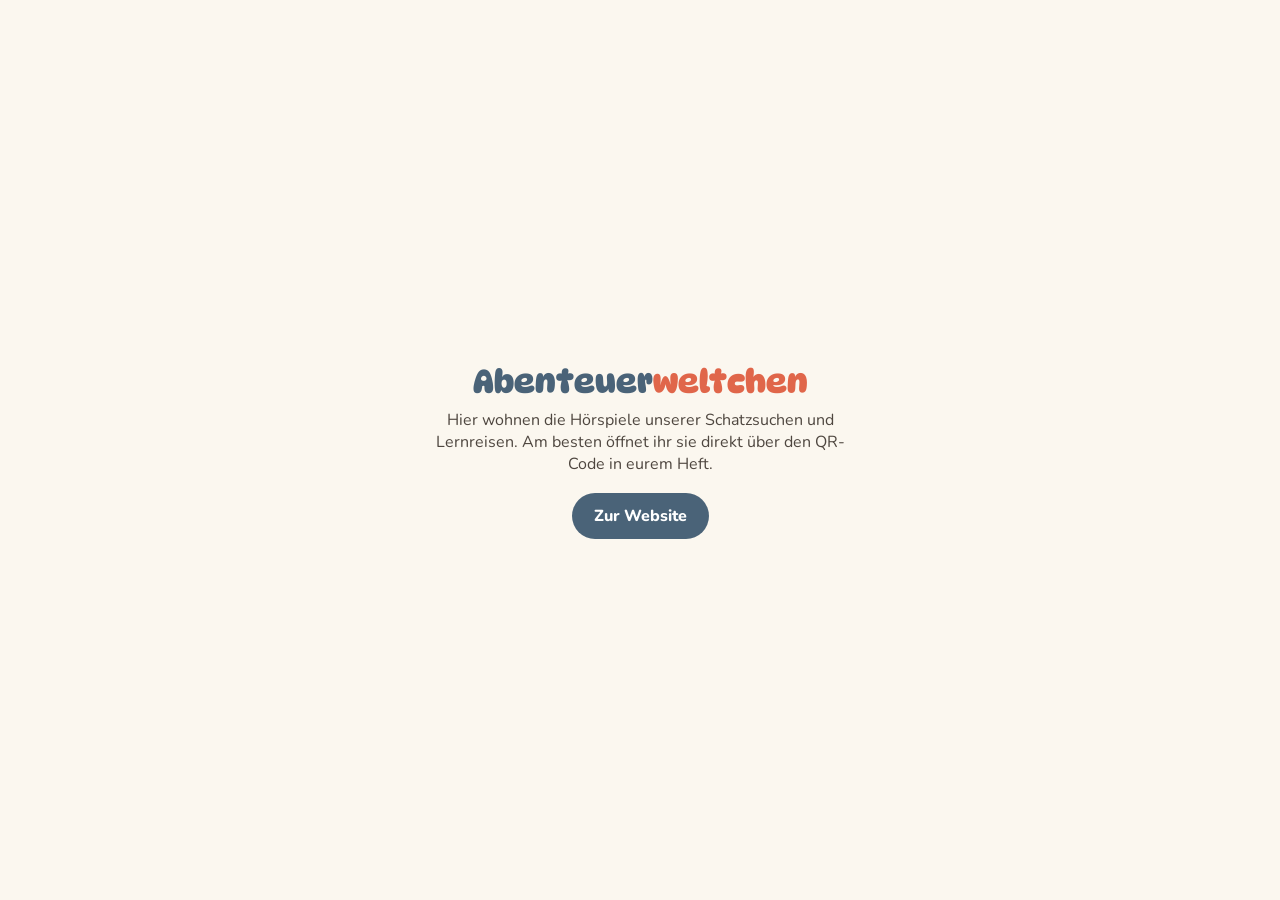
<file: index.html>
<!doctype html>
<html lang="de"><head><meta charset="utf-8"><meta name="viewport" content="width=device-width,initial-scale=1">
<meta name="robots" content="noindex"><title>Abenteuerweltchen – Hörspiele</title>
<link rel="stylesheet" href="https://fonts.googleapis.com/css2?family=DynaPuff:wght@600&family=Nunito:wght@700;800&display=swap">
<style>body{margin:0;font-family:Nunito,system-ui,sans-serif;background:#fbf7ef;color:#4e463f;display:grid;place-items:center;min-height:100vh;padding:24px;box-sizing:border-box;text-align:center}
h1{font-family:DynaPuff,system-ui;color:#4a6378;margin:0 0 8px}h1 span{color:#e0664a}p{max-width:420px;margin:0 auto 18px}
a.btn{display:inline-block;background:#4a6378;color:#fff;text-decoration:none;font-weight:800;padding:12px 22px;border-radius:999px}</style></head>
<body><main><h1>Abenteuer<span>weltchen</span></h1>
<p>Hier wohnen die Hörspiele unserer Schatzsuchen und Lernreisen. Am besten öffnet ihr sie direkt über den QR-Code in eurem Heft.</p>
<a class="btn" href="https://abenteuerweltchen.de">Zur Website</a></main></body></html>
</file>
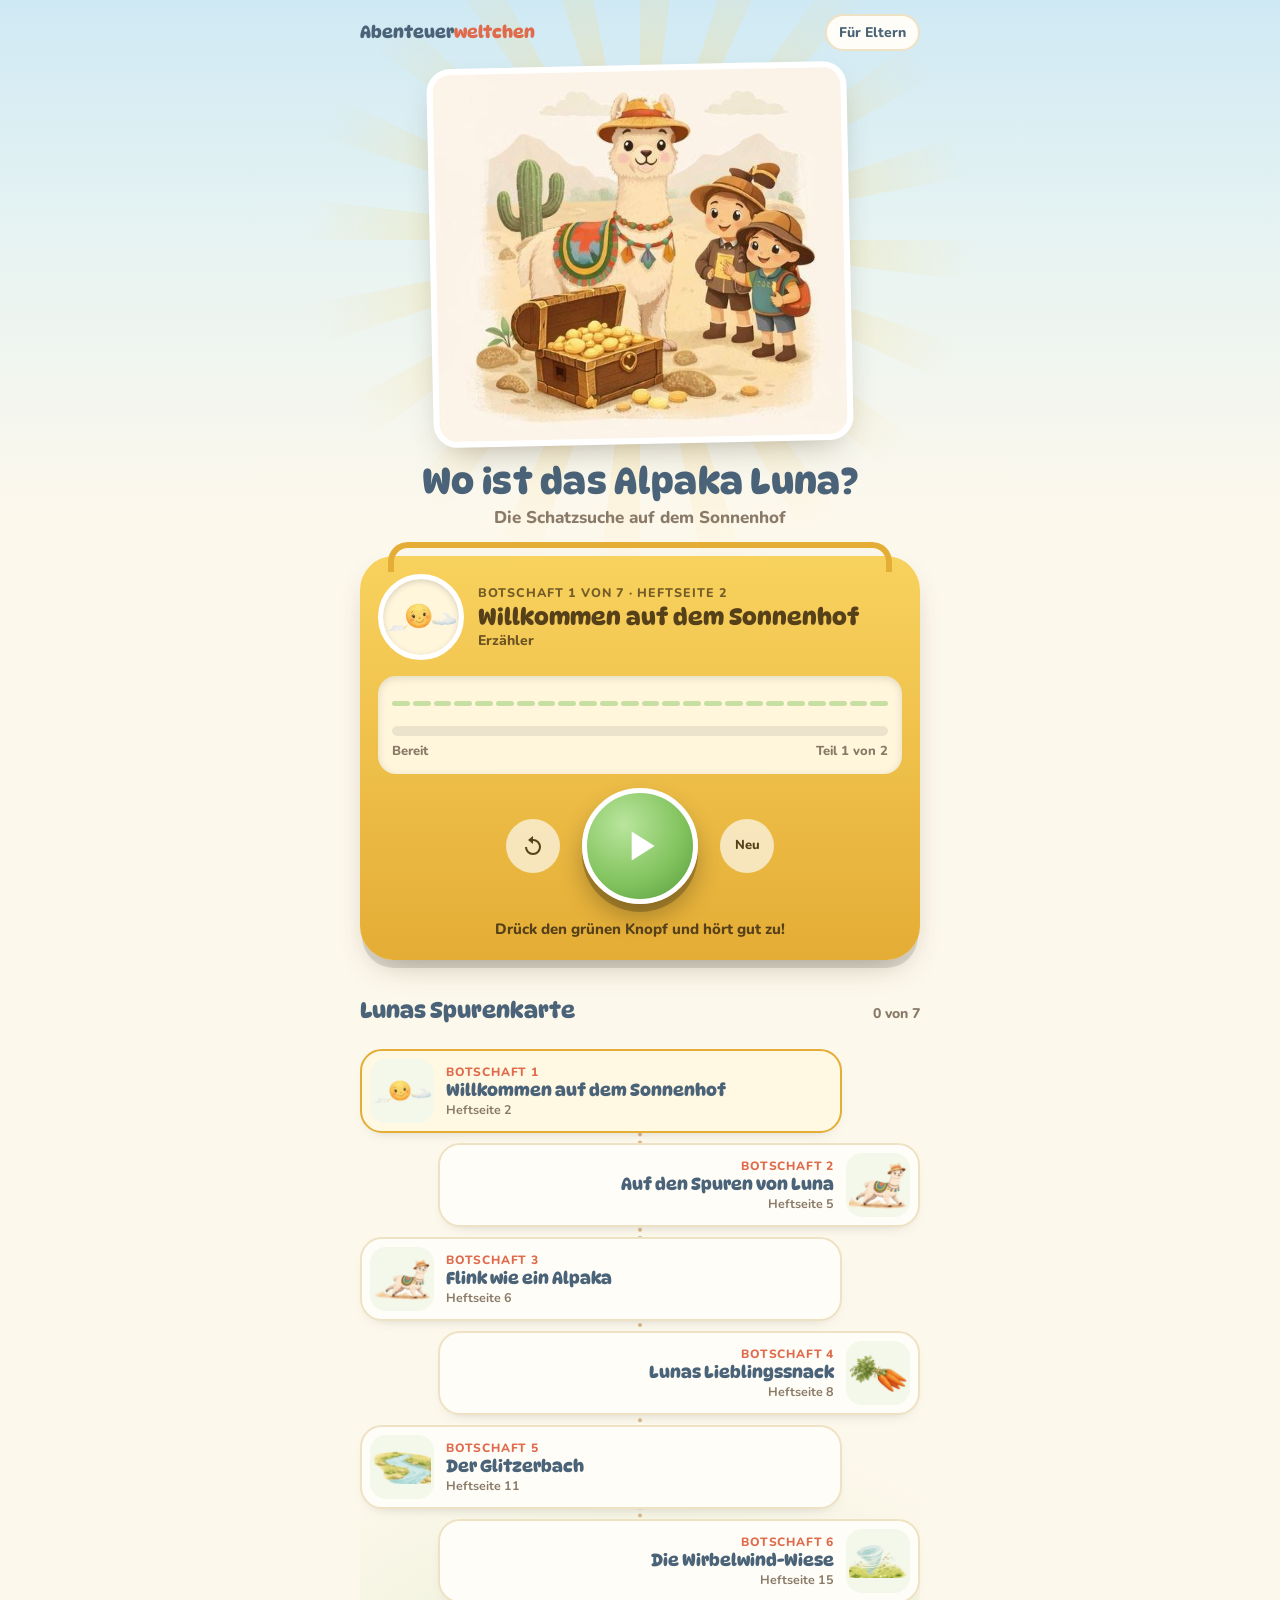
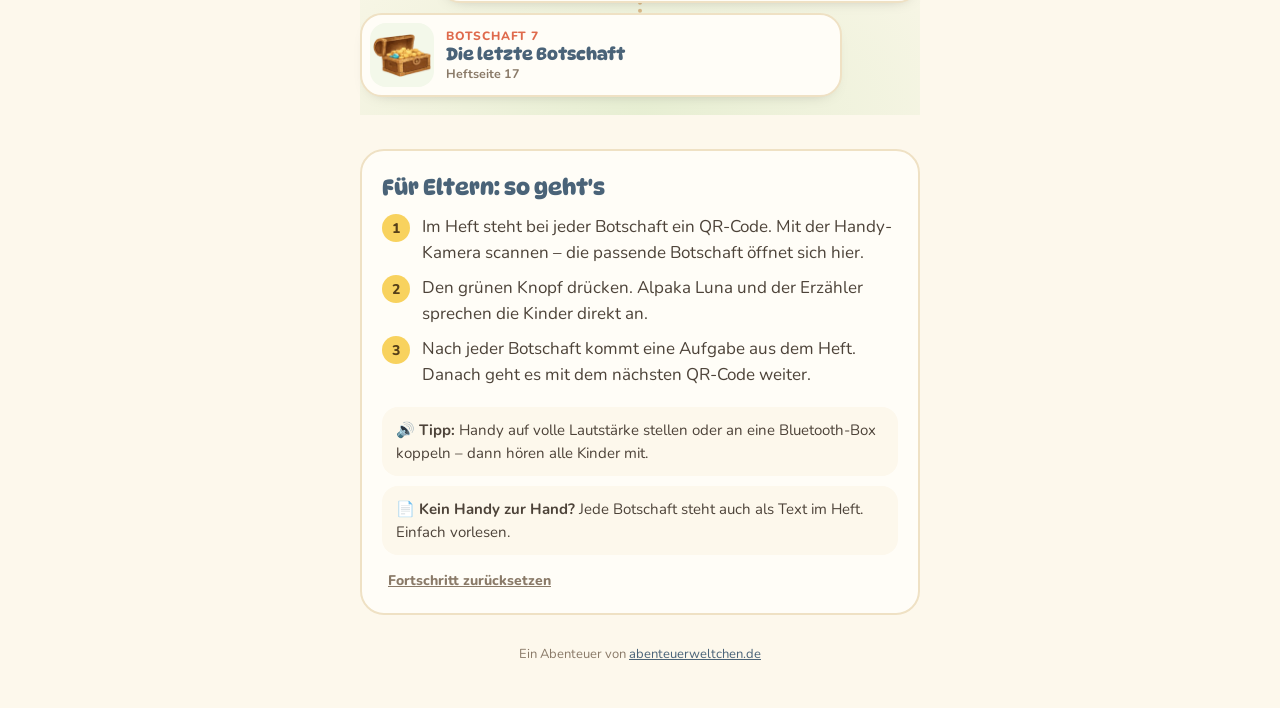
<file: alpaka/index.html>
<!doctype html>
<html lang="de">
<head>
<meta charset="utf-8">
<meta name="viewport" content="width=device-width, initial-scale=1, viewport-fit=cover">
<meta name="robots" content="noindex">
<meta name="theme-color" content="#f6c94f">
<title>Wo ist das Alpaka Luna? – Hörspiel</title>
<link rel="preconnect" href="https://fonts.googleapis.com">
<link rel="preconnect" href="https://fonts.gstatic.com" crossorigin>
<link rel="stylesheet" href="https://fonts.googleapis.com/css2?family=DynaPuff:wght@500;600&family=Nunito:wght@600;700;800&display=swap">
<link rel="icon" href="img/radio.png">
<link rel="stylesheet" href="../shared/schatz.css?v=202611102315">
<link rel="stylesheet" href="theme.css?v=202611102315">
</head>
<body>
<div class="deko" aria-hidden="true"></div>
<div class="wrap">
  <header class="top">
    <a class="brand" href="https://abenteuerweltchen.de" target="_blank" rel="noopener">Abenteuer<span>weltchen</span></a>
    <a class="elternlink" href="#eltern">Für Eltern</a>
  </header>

  <section class="hero">
    <div class="cover"><img src="img/cover.jpg" alt="Alpaka Luna mit zwei Kindern und einer Schatztruhe"></div>
    <h1>Wo ist das Alpaka Luna?</h1>
    <p class="sub">Die Schatzsuche auf dem Sonnenhof</p>
    <div class="forchip">🎧 Das Hörspiel für <span data-name></span></div>
  </section>

  <section id="box" aria-label="Botschaften-Box">
    <div class="btop">
      <div class="window"><img id="spImg" src="img/radio.png" alt=""></div>
      <div class="bmeta">
        <div class="kicker" id="kicker">Botschaft 1</div>
        <h2 id="title">…</h2>
        <div class="who" id="who"></div>
      </div>
    </div>
    <div class="screen">
      <div class="wave" id="wave" aria-hidden="true"></div>
      <div class="bar" id="bar"><div id="prog"></div></div>
      <div class="status"><span id="state">Bereit</span><span id="time"></span></div>
    </div>
    <div class="controls">
      <button class="small" id="back" aria-label="10 Sekunden zurück"><svg viewBox="0 0 24 24"><path d="M12 5V2L7 6l5 4V7a6 6 0 1 1-6 6H4a8 8 0 1 0 8-8z"/></svg></button>
      <button class="big" id="play" aria-label="Abspielen"><svg viewBox="0 0 24 24" id="playIco"><path d="M8 5v14l11-7z"/></svg></button>
      <button class="small" id="again" aria-label="Botschaft von vorne">Neu</button>
    </div>
    <p class="hint" id="hint">Drück den grünen Knopf und hört gut zu!</p>
    <div class="task" id="task" hidden>
      <b>Jetzt seid ihr dran!</b>
      <p id="taskText"></p>
    </div>
    <button class="next" id="next" hidden>Weiter →</button>
  </section>

  <h3 class="sec">Lunas Spurenkarte <small id="count"></small></h3>
  <div id="map"></div>

  <section class="panel" id="eltern">
    <h2>Für Eltern: so geht's</h2>
    <ol class="steps">
      <li>Im Heft steht bei jeder Botschaft ein QR-Code. Mit der Handy-Kamera scannen – die passende Botschaft öffnet sich hier.</li>
      <li>Den grünen Knopf drücken. Alpaka Luna und der Erzähler sprechen die Kinder direkt an<span class="nameonly"> – und <span data-name></span> sogar mit Namen</span>.</li>
      <li>Nach jeder Botschaft kommt eine Aufgabe aus dem Heft. Danach geht es mit dem nächsten QR-Code weiter.</li>
    </ol>
    <div class="tip">🔊 <b>Tipp:</b> Handy auf volle Lautstärke stellen oder an eine Bluetooth-Box koppeln – dann hören alle Kinder mit.</div>
    <div class="tip">📄 <b>Kein Handy zur Hand?</b> Jede Botschaft steht auch als Text im Heft. Einfach vorlesen.</div>
    <button class="reset" id="reset">Fortschritt zurücksetzen</button>
  </section>

  <footer>Ein Abenteuer von <a href="https://abenteuerweltchen.de" target="_blank" rel="noopener">abenteuerweltchen.de</a></footer>
</div>
<audio id="au" preload="auto" playsinline></audio>
<script src="config.js?v=202611102315"></script>
<script src="../shared/schatz.js?v=202611102315"></script>
</body>
</html>
</file>
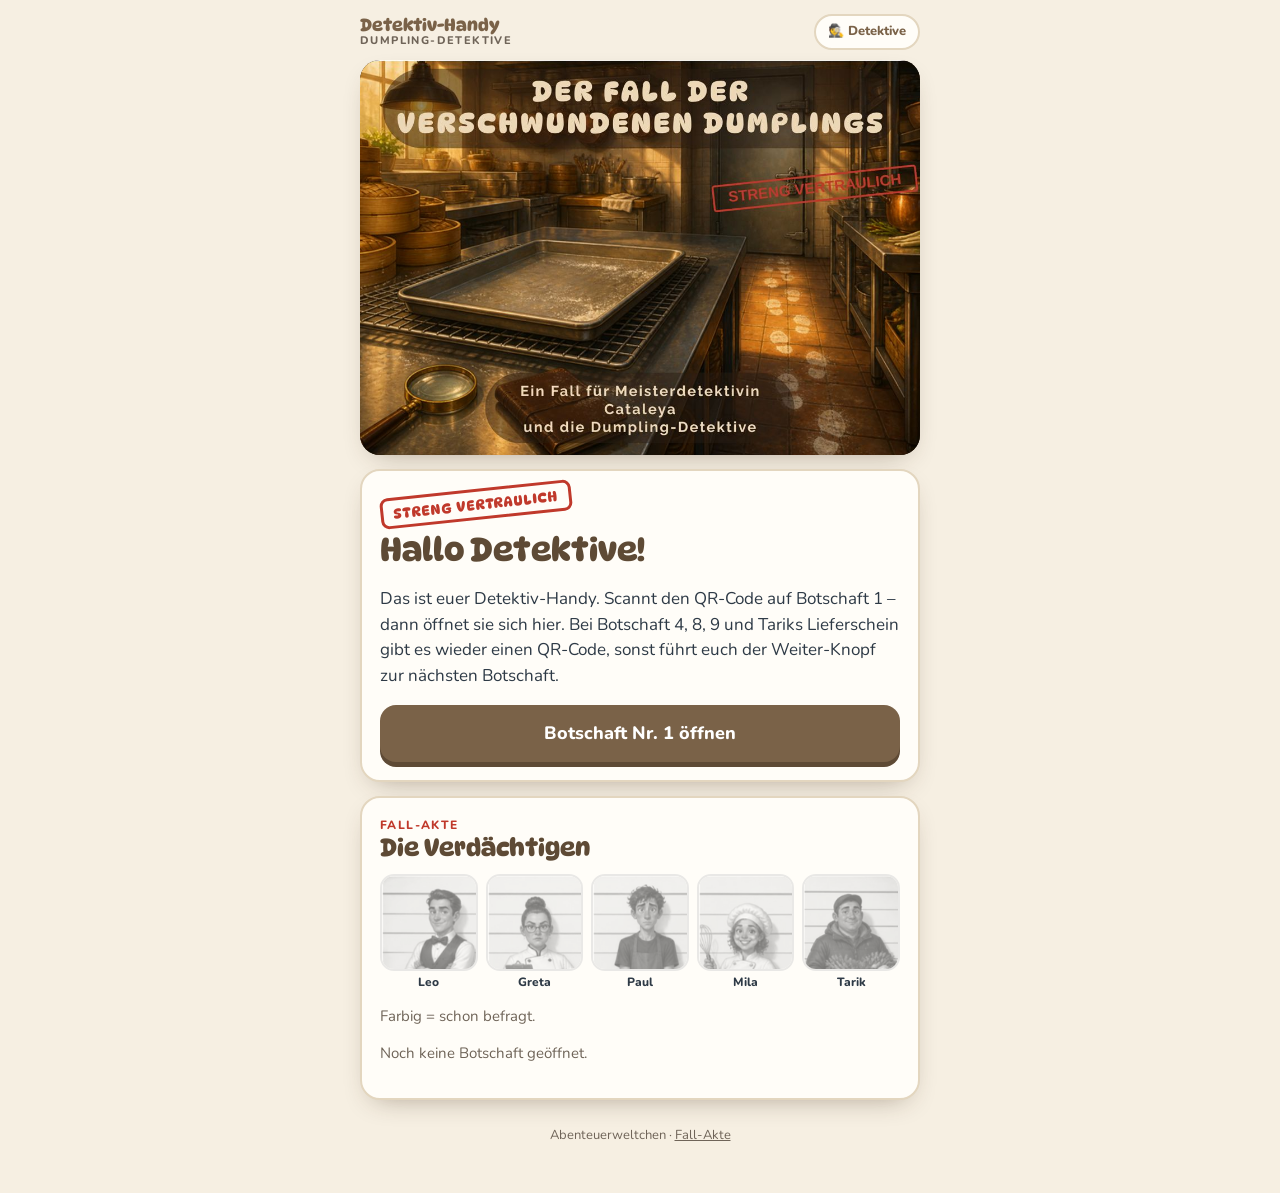
<file: dumpling/index.html>
<!doctype html>
<html lang="de">
<head>
<meta charset="utf-8">
<meta name="viewport" content="width=device-width, initial-scale=1, viewport-fit=cover">
<meta name="robots" content="noindex">
<meta name="theme-color" content="#7a6248">
<title>Detektiv-Handy – Der Fall der verschwundenen Dumplings</title>
<link rel="preconnect" href="https://fonts.googleapis.com">
<link rel="preconnect" href="https://fonts.gstatic.com" crossorigin>
<link rel="stylesheet" href="https://fonts.googleapis.com/css2?family=DynaPuff:wght@500;600&family=Nunito:wght@500;700;800&display=swap">
<link rel="icon" href="img/wong.jpg">
<style>
:root{
  --bg:#f6efe2; --paper:#fffdf8; --line:#e3d6bf; --brown:#7a6248; --brown2:#5e4a35; --text:#2e3a46; --muted:#6f6458;
  --red:#c0392b; --ok:#3e8e5e; --ice:#dcecf3; --ice2:#9cc3d5; --gold:#e2b162;
  --r:20px; --shadow:0 10px 28px -14px rgba(60,40,20,.45);
  --display:"DynaPuff",system-ui,sans-serif; --body:"Nunito",system-ui,sans-serif;
}
*{box-sizing:border-box}
html,body{margin:0}
body{background:var(--bg);color:var(--text);font-family:var(--body);font-size:17px;line-height:1.5;
  padding:0 max(16px,env(safe-area-inset-right)) 48px max(16px,env(safe-area-inset-left));-webkit-tap-highlight-color:transparent}
button,input{font:inherit;color:inherit}
button{border:0;background:none;cursor:pointer}
img{display:block;max-width:100%}
.wrap{max-width:560px;margin:0 auto}
header.top{display:flex;align-items:center;justify-content:space-between;padding:14px 0 10px;gap:10px}
.brand{font-family:var(--display);font-weight:600;color:var(--brown);font-size:17px;text-decoration:none;line-height:1.1}
.brand small{display:block;font-family:var(--body);font-weight:800;font-size:11px;letter-spacing:1.4px;text-transform:uppercase;color:var(--muted)}
.chip{background:var(--paper);border:2px solid var(--line);border-radius:999px;padding:6px 12px;font-weight:800;font-size:13px;color:var(--brown)}
.card{background:var(--paper);border:2px solid var(--line);border-radius:var(--r);box-shadow:var(--shadow);padding:18px;margin-top:14px;position:relative}
.kicker{font-weight:800;font-size:12px;letter-spacing:1.4px;text-transform:uppercase;color:var(--red)}
h1,h2,h3{font-family:var(--display);font-weight:600;color:var(--brown2);line-height:1.15;margin:0}
h1{font-size:clamp(24px,7vw,32px)} h2{font-size:24px} h3{font-size:19px}
.hero{border-radius:var(--r);overflow:hidden;box-shadow:var(--shadow);aspect-ratio:1123/794;position:relative;background:#2b1d12}
.hero img{width:100%;height:100%;object-fit:cover}
.stamp{display:inline-block;border:3px solid var(--red);color:var(--red);font-family:var(--display);font-weight:600;
  padding:2px 10px;border-radius:8px;transform:rotate(-6deg);font-size:14px;letter-spacing:1px;text-transform:uppercase}
.btn{display:flex;align-items:center;justify-content:center;gap:8px;width:100%;margin-top:14px;padding:15px 18px;border-radius:16px;
  background:var(--brown);color:#fff;font-weight:800;font-size:18px;box-shadow:0 5px 0 var(--brown2);transition:transform .08s}
.btn:active{transform:translateY(4px);box-shadow:0 1px 0 var(--brown2)}
.btn.red{background:var(--red);box-shadow:0 5px 0 #8e2a1f}
.endnext{display:none}.endnext.show{display:block;animation:pop .35s ease}
@keyframes pop{from{opacity:0;transform:translateY(8px)}to{opacity:1;transform:none}}
#nextAlways{margin:4px 0 18px}
.btn.ghost{background:transparent;color:var(--brown);border:2px solid var(--brown);box-shadow:none}
.muted{color:var(--muted);font-size:15px}
/* Player */
.player{display:flex;align-items:center;gap:14px;margin-top:14px;background:#efe4d0;border-radius:18px;padding:12px}
.avatar{width:64px;height:64px;border-radius:50%;object-fit:cover;object-position:50% 15%;border:3px solid var(--paper);box-shadow:0 2px 8px rgba(0,0,0,.15);flex:none}
.play{width:60px;height:60px;border-radius:50%;background:var(--brown);display:grid;place-items:center;flex:none;box-shadow:0 4px 0 var(--brown2)}
.play svg{width:26px;height:26px;fill:#fff}
.play[disabled]{background:#bfb2a0;box-shadow:none;cursor:default}
.play.on{background:var(--red);box-shadow:0 4px 0 #8e2a1f}
.player{flex-wrap:wrap}
.pbar{flex-basis:100%;height:6px;border-radius:3px;background:#dccbb0;overflow:hidden}
.pbar i{display:block;height:100%;width:0;background:var(--brown);transition:width .25s linear}
.bubble.active{border-color:var(--brown);box-shadow:0 0 0 3px rgba(122,98,72,.18)}
.ptext{min-width:0;font-weight:700;font-size:15px;line-height:1.3}
.ptext b{display:block;font-family:var(--display);font-weight:600;font-size:17px;color:var(--brown2)}
/* Transcript */
.lines{margin-top:12px}
.line{display:flex;gap:10px;margin-top:12px;align-items:flex-start}
.line img{width:40px;height:40px;border-radius:50%;object-fit:cover;object-position:50% 15%;flex:none}
.bubble{background:#fff;border:2px solid var(--line);border-radius:4px 16px 16px 16px;padding:10px 12px;white-space:pre-line;min-width:0}
.bubble .who{display:block;font-weight:800;font-size:13px;color:var(--red);margin-bottom:2px}
details summary{cursor:pointer;font-weight:800;color:var(--brown);margin-top:12px;list-style:none}
details summary::before{content:"▸ ";} details[open] summary::before{content:"▾ ";}
/* Gate */
.gate input{width:100%;margin-top:10px;padding:14px;border-radius:14px;border:3px solid var(--line);background:#fff;
  font-family:var(--display);font-size:24px;letter-spacing:4px;text-align:center;text-transform:uppercase}
.gate input:focus{outline:none;border-color:var(--brown)}
.msg{margin-top:10px;font-weight:800;min-height:1.4em}
.msg.bad{color:var(--red)} .msg.good{color:var(--ok)}
.cups{display:grid;gap:10px;margin-top:12px}
.cup{display:flex;align-items:center;gap:12px}
.cup b{flex:none;width:46px;height:46px;border-radius:50% 50% 14px 14px;background:var(--ice);border:3px solid var(--ice2);display:grid;place-items:center;font-family:var(--display);font-size:20px;color:var(--brown2)}
.cup select{flex:1;padding:12px;border-radius:14px;border:3px solid var(--line);background:#fff;font:700 17px var(--body);color:var(--text)}
.cup select.bad{border-color:var(--red)} .cup select.ok{border-color:var(--ok)}
.slip{position:relative;margin-top:14px;padding:18px 18px 22px;background:#fff;border:2px dashed var(--brown);border-radius:12px;font-weight:700;overflow:hidden}
.slip h3{margin:0 0 8px;font-family:var(--display)} .slip ul{list-style:none;padding:0;margin:0} .slip li{margin:4px 0}
.slip .big{position:absolute;left:50%;top:55%;transform:translate(-50%,-50%) rotate(-12deg) scale(3);opacity:0;border:5px solid var(--red);color:var(--red);
  font-family:var(--display);font-size:34px;font-weight:700;padding:6px 16px;border-radius:10px;background:rgba(255,255,255,.85);letter-spacing:2px;transition:none}
.slip .big.hit{animation:stampin .45s cubic-bezier(.3,1.6,.5,1) forwards}
@keyframes stampin{to{opacity:1;transform:translate(-50%,-50%) rotate(-12deg) scale(1)}}
.slip.thud{animation:thud .25s .35s}
@keyframes thud{50%{transform:translateY(4px)}}
.shake{animation:shake .45s}
@keyframes shake{20%,60%{transform:translateX(-8px)}40%,80%{transform:translateX(8px)}}
/* Fall-Akte */
.grid{display:grid;grid-template-columns:repeat(5,1fr);gap:8px;margin-top:12px}
.suspect{text-align:center;font-size:12px;font-weight:800;line-height:1.2}
.suspect img{width:100%;aspect-ratio:1;border-radius:14px;object-fit:cover;object-position:50% 12%;filter:grayscale(1) opacity(.55);border:2px solid var(--line)}
.suspect.seen img{filter:none;border-color:var(--brown)}
.suspect span{display:block;margin-top:4px}
.list{margin-top:10px}
.item{display:flex;align-items:center;justify-content:space-between;gap:10px;padding:12px 14px;border-radius:14px;background:#fff;border:2px solid var(--line);margin-top:8px;font-weight:800;text-decoration:none;color:var(--text)}
.item.locked{opacity:.55}
.item .tag{font-size:12px;color:var(--muted);white-space:nowrap;flex-shrink:0;margin-left:8px}
/* Chat */
.phone{background:#e9dfcd;border-radius:26px;padding:12px;margin-top:14px;box-shadow:var(--shadow);border:2px solid var(--line)}
.chathead{display:flex;align-items:center;gap:10px;background:var(--brown);color:#fff;border-radius:18px;padding:8px 12px}
.chathead img{width:42px;height:42px;border-radius:50%;object-fit:cover;object-position:50% 15%;border:2px solid #fff}
.chathead b{font-family:var(--display);font-weight:600;display:block;line-height:1.1}
.chathead small{font-size:12px;opacity:.85}
.chat{min-height:260px;padding:12px 2px;display:flex;flex-direction:column;gap:8px}
.cm{max-width:84%;padding:9px 13px;border-radius:16px;white-space:pre-line;animation:pop .25s ease-out}
.cm.in{background:#fff;align-self:flex-start;border-bottom-left-radius:4px}
.cm.out{background:#cfe5d4;align-self:flex-end;border-bottom-right-radius:4px;font-weight:700}
@keyframes pop{from{transform:scale(.85);opacity:0}to{transform:none;opacity:1}}
.typing{display:inline-flex;gap:4px;padding:12px 14px}
.typing i{width:8px;height:8px;border-radius:50%;background:#a99a86;animation:dot 1s infinite}
.typing i:nth-child(2){animation-delay:.15s}.typing i:nth-child(3){animation-delay:.3s}
@keyframes dot{0%,60%,100%{transform:none;opacity:.5}30%{transform:translateY(-5px);opacity:1}}
.compose{display:flex;gap:8px}
.compose input{flex:1;min-width:0;padding:12px 14px;border-radius:999px;border:2px solid var(--line);background:#fff;font-size:17px}
.compose button{width:50px;height:50px;border-radius:50%;background:var(--brown);display:grid;place-items:center;flex:none}
.compose button svg{width:22px;height:22px;fill:#fff}
.compose input:disabled,.compose button:disabled{opacity:.5}
/* Door */
.doorbox{position:relative;margin:14px auto 0;width:min(100%,320px);aspect-ratio:3/4;perspective:900px}
.inside{position:absolute;inset:0;border-radius:18px;background:radial-gradient(circle at 50% 60%,#ffffff,var(--ice) 55%,var(--ice2));
  display:grid;place-items:center;text-align:center;overflow:hidden;border:4px solid var(--brown)}
.inside .basket{width:92%;margin:0 auto;line-height:0;filter:drop-shadow(0 6px 6px rgba(0,0,0,.2));opacity:0;transform:scale(.6);transition:all .6s .8s}
.inside .fog{position:absolute;inset:auto -20% -10% -20%;height:60%;background:radial-gradient(ellipse at center,rgba(255,255,255,.95),rgba(255,255,255,0) 70%);opacity:0;transition:opacity 1.2s .4s}
.door{position:absolute;inset:0;transform-origin:left center;transition:transform 1.4s cubic-bezier(.5,.05,.25,1);transform-style:preserve-3d}
.door svg{width:100%;height:100%;display:block}
.open .door{transform:rotateY(-105deg)}
.open .basket{opacity:1;transform:none}
.open .fog{opacity:1}
.wheels{display:flex;justify-content:center;gap:12px;margin-top:16px}
.wheel{display:flex;flex-direction:column;align-items:center;gap:6px}
.wheel button{width:62px;height:40px;border-radius:12px;background:#efe4d0;font-size:20px;font-weight:800;color:var(--brown)}
.wheel div{width:62px;height:72px;border-radius:14px;background:#fff;border:3px solid var(--brown);display:grid;place-items:center;
  font-family:var(--display);font-size:40px;color:var(--brown2)}
.confetti{position:fixed;inset:0;pointer-events:none;overflow:hidden;z-index:9}
.confetti i{position:absolute;top:-20px;width:10px;height:16px;border-radius:2px;animation:fall linear forwards}
@keyframes fall{to{transform:translateY(110vh) rotate(720deg)}}
.lock{font-size:46px;text-align:center;line-height:1}
footer{text-align:center;margin-top:26px;font-size:13px;color:var(--muted)}
footer a{color:var(--muted)}
.hide{display:none!important}
</style>
</head>
<body>
<div class="wrap">
  <header class="top">
    <a class="brand" href="#" id="homeLink">Detektiv-Handy<small>Dumpling-Detektive</small></a>
    <span class="chip" id="who">…</span>
  </header>
  <main id="app"></main>
  <footer>Abenteuerweltchen · <a href="#" id="homeLink2">Fall-Akte</a></footer>
</div>
<div class="confetti" id="confetti"></div>

<script>
/* ===== Einstellungen ===== */
const AUDIO = true;
const AUD_BASE = "audio/";
/* Audio-Dateien je Botschaft – Reihenfolge = Sprechblasen */
/* "n" = persönlicher Namensclip (audio/dumpling/p/<k>/nXX.mp3), sonst allgemeine Datei */
const PL = {1:["n","w01","w01b"],2:["n","w02"],3:["n","w03","leo03","w03b"],4:["n","w04","paul04"],5:["n","w05","greta05"],6:["n","w06","mila06"],
  7:["n","w07","tarik07"],8:["n","w08","w08b"],9:["n","w09","leo09","w09b"],10:["leo10","n","w10"],paul:["paul_aussage"],tarik:["tarik_ok"]};
/* Welche Sprechblase (Mitlesen) gehört zu welchem Clip */
const PL_LINE = {1:[0,0,0],2:[0,0],8:[0,0,0],3:[0,0,1,2],4:[0,0,1],5:[0,0,1],6:[0,0,1],7:[0,0,1],9:[0,0,1,2],10:[0,1,1]};
const PASS_PAUL = ["DUMPLING","DUMPLINGS"];
const DOOR_CODE = "736";
const LIEFERUNG = ["Tomate","Apfelsaft","Paprika","Karotte","Orangensaft","Birne","Gurke","Zitrone","Banane"];
const BECHER = {A:"Gurke", B:"Banane", C:"Apfelsaft", D:"Karotte"};

/* ===== Figuren ===== */
const P = {
  wong:{n:"Chefkoch Wong", img:"img/wong.jpg"},
  leo:{n:"Kellner Leo", img:"img/leo_k.jpg"},
  greta:{n:"Sous-Chefin Greta", img:"img/greta_k.jpg"},
  paul:{n:"Spüler Paul", img:"img/paul_k.jpg"},
  mila:{n:"Konditorin Mila", img:"img/mila_k.jpg"},
  tarik:{n:"Lieferfahrer Tarik", img:"img/tarik_k.jpg"}
};

/* ===== Botschaften ({N} = Name) ===== */
const ST = {
 1:{t:"Ein Notruf aus der Küche", l:[["wong","Hallo {N}!\nIch habe gehört, du und dein Team seid die besten Detektive der ganzen Stadt – genau euch brauche ich jetzt! Ich bin Wong, Chefkoch der Goldenen Teigtasche. Heute um 19 Uhr kommt Paula Pfeffer, die strengste Restaurantkritikerin des Landes. Für sie habe ich 120 Dumplings von Hand gefaltet. Um 14:30 Uhr lagen sie noch im Kühlregal – um 15:00 Uhr war das Blech leer.\n\nKeine Einbruchspuren. Es war jemand aus meinem Team – und einer von fünf Leuten sagt nicht die Wahrheit. Alle fünf findet ihr auf eurer Verdächtigen-Liste. Nehmt sie zu jeder Befragung mit und notiert nach jeder Aussage: Wo war die Person? Wer kann das bestätigen? Ist sie verdächtig? Stellt euer Detektiv-Team zusammen und bringt mir meine Dumplings zurück!"]]},
 2:{t:"Der Tatort", l:[["wong","Gut gemacht, {N}!\nDein Team steht. Jetzt zum Tatort: dem Kühlregal. Nach einem Diebstahl im letzten Jahr habe ich es mit Lichtschranken gesichert – unsichtbare Strahlen, kreuz und quer. Wer einen berührt, löst den Alarm aus.\n\nHinter den Strahlen wartet das erste Beweisstück. Schafft es dein Detektiv-Team hindurch, ohne Alarm auszulösen?"]]},
 3:{t:"Zeuge Nr. 1: Kellner Leo", w:"leo", l:[["wong","Achtung, {N}!\nIch schalte euch zu meinem Kellner Leo."],["leo","Hallo, Detektive! Ich helfe doch gern! Aber der Chef will, dass jede Aussage verschlüsselt ist. Also habe ich jeden Buchstaben im Alphabet ein paar Stellen verschoben. Wie viele? Findet es selbst heraus. Kleiner Tipp: Mein Zettel fängt mit „ICH“ an."],["wong","Entschlüsselt Leos Zettel – wo war er angeblich?"]]},
 4:{t:"Zeuge Nr. 2: Spüler Paul", w:"paul", l:[["wong","Hör gut zu, {N}!\nJetzt kommt Paul, mein Spüler. Er ist sehr schüchtern."],["paul","Ähm … hallo. Ich … ich habe was gehört. Aber ich sag's nur echten Detektiven. Deshalb habe ich ein Passwort in Morsezeichen versteckt. Wenn ihr es knackt, tippt es hier ein. Dann … dann erzähl ich's euch."]]},
 5:{t:"Zeugin Nr. 3: Greta", w:"greta", l:[["wong","Vorsicht, {N}!\nGreta, meine Sous-Chefin, ist sehr streng."],["greta","Meine Aussage steht auf meiner Rezeptkarte – in Spiegelschrift, wie alle meine Rezepte. Aber die bekommt nicht jeder! In meiner Küche fällt nichts herunter: kein Teller, kein Löffel, kein einziger Dumpling. Zeigt mir, dass ihr ruhige Hände habt!"]]},
 6:{t:"Zeugin Nr. 4: Mila", w:"mila", l:[["wong","Spannend, {N}!\nMila, meine Konditorin, hat etwas gefunden."],["mila","Hallo ihr! Ja, ich war mit Greta im Vorratskeller. Aber auf dem Weg dorthin habe ich im Personalraum etwas Komisches entdeckt! Was es ist, habe ich in einem Wortgitter versteckt. Findet alle Küchenwörter – die übrigen Buchstaben verraten es euch."]]},
 7:{t:"Zeuge Nr. 5: Tarik", w:"tarik", l:[["wong","Fast geschafft, {N}!\nHier ist Tarik, unser Lieferfahrer."],["tarik","Hi! Ich war um 14:50 Uhr an der Hintertür und habe Gemüse geliefert. Paul hat mir den Lieferschein unterschrieben. Auf dem Rückweg habe ich Mehlspuren auf dem Boden gesehen! Wohin sie führen, verrate ich euch – aber nur, wenn ihr meine Lieferung am Geschmack erkennt."]]},
 8:{t:"Die Akte schließen", l:[["wong","Alle Aussagen liegen vor, {N}!\nJetzt seid ihr dran. Gute Detektive vertrauen nicht dem Bauchgefühl, sondern den Beweisen.\n\nLegt eure Verdächtigen-Liste auf den Tisch: Wer war wo? Und wer kann das bestätigen? Nur bei einer Person passt nichts zusammen. Einigt euch auf einen Hauptverdächtigen – und dann teilt ihn mir mit: Tippt hier unten auf „Weiter“."]]},
 9:{t:"Der Kühlraum", l:[["wong","Leo?! Das hätte ich nie gedacht, {N}!\nDie Mehlspuren führen direkt zum Kühlraum. Aber Leo hat das Zahlenschloss neu eingestellt."],["leo","Ich sag gar nichts! Den Code findet ihr nie. … Moment – wo ist eigentlich mein Zettel?"],["wong","Ha! Leo hat seinen Zettel liegen lassen. Knackt damit das Schloss!"]]},
 10:{t:"Fall gelöst!", l:[["leo","Ich geb's zu. Ich wollte die Dumplings heute Abend „zufällig“ wiederfinden – als Held. Dann hätte Chefkoch Wong mich bestimmt zum Oberkellner gemacht. Das war eine blöde Idee. Es tut mir leid."],["wong","Danke, {N}!\nDu und dein Detektiv-Team habt den Fall in Rekordzeit gelöst. Die Dumplings sind gerettet, die Kritikerin kann kommen. Als Dankeschön habe ich euch etwas in den Kühlraum gelegt …"]]}
};
const PAUL_AUSSAGE = "Ähm … hallo. Ich … ich sag's ganz schnell.\nUm zwei Uhr stand ich am Spülbecken. Da hat Leo den letzten Stapel Servietten auf den Tisch gelegt und gerufen: „Fertig! Alle Servietten gefaltet!“\nUm zwei Uhr schon! Danach war Leo weg. Wohin, weiß ich nicht.\nÄhm … das war's. Viel Glück, Detektive!";

/* ===== Zustand ===== */
const q = new URLSearchParams(location.search);
const K = (q.get("k")||"").replace(/[^a-z0-9_-]/gi,"").slice(0,40);
let order = null;
const SKEY = "dumpling_" + (K||"demo");
let S = {v:[], paul:false, tarik:false, solved:false, door:false};
try{ const raw = localStorage.getItem(SKEY); if(raw) S = Object.assign(S, JSON.parse(raw)); }catch(e){}
function save(){ try{ localStorage.setItem(SKEY, JSON.stringify(S)); }catch(e){} }
function resetGame(){ S = {v:[], paul:false, tarik:false, solved:false, door:false}; save(); try{ stopAudio(); }catch(e){} go(); }
if(q.get("reset")==="1"){ S = {v:[], paul:false, tarik:false, solved:false, door:false}; save(); q.delete("reset"); history.replaceState({}, "", "?"+q.toString()); }
function resetBtn(id,label){ const b=document.getElementById(id); if(!b) return; b.onclick=()=>{ if(b.dataset.sure){ resetGame(); } else { b.dataset.sure=1; b.textContent="Wirklich alles zurücksetzen? Nochmal tippen"; } }; }
function nm(){ return order && order.name ? order.name : "Detektive"; }
function fill(t){ return t.replace(/\{N\}/g, nm()); }
function esc(t){ return t.replace(/[&<>"]/g, c=>({"&":"&amp;","<":"&lt;",">":"&gt;",'"':"&quot;"}[c])); }
function link(s){ const p = new URLSearchParams(); if(s!==undefined) p.set("s", s); if(K) p.set("k", K); return "?" + p.toString(); }
const app = document.getElementById("app");
function go(s){ history.pushState({}, "", link(s)); route(); window.scrollTo(0,0); }
window.addEventListener("popstate", route);
["homeLink","homeLink2"].forEach(id=>document.getElementById(id).onclick=e=>{e.preventDefault();go();});

/* ===== Bausteine ===== */
const playIcon = '<svg viewBox="0 0 24 24"><path d="M8 5v14l11-7z"/></svg>';
const playIcon2 = '<svg viewBox="0 0 24 24"><path d="M6 5h4v14H6zM14 5h4v14h-4z"/></svg>';
function player(whos, label, key){
  const av = whos.map((w,i)=>`<img class="avatar" src="${P[w].img}" alt="" style="${i?"margin-left:-22px":""}">`).join("");
  const has = AUDIO && key!==undefined && PL[key];
  return `<div class="player" ${has?`data-k="${key}"`:""}><div style="display:flex;flex:none">${av}</div>
    <div class="ptext"><b>${esc(label||whos.map(w=>P[w].n.split(" ").pop()).join(" & "))}</b><span class="pst">${has ? "Zum Anhören tippen" : "Zum Mitlesen"}</span></div>
    <button class="play" ${has?"":"disabled"} aria-label="Abspielen" style="margin-left:auto">${playIcon}</button>${has?'<div class="pbar"><i></i></div>':""}</div>`;
}
/* ===== Audio ===== */
const AU = new Audio(); AU.preload = "auto";
let cur = null; // {key, i, box}
function stopAudio(){ try{ AU.pause(); }catch(e){} if(cur){ setBtn(cur.box,false); markLine(cur,-1); } cur=null; }
function setBtn(box,on,txt){ const b=box.querySelector(".play"); if(!b) return; b.classList.toggle("on",on); b.innerHTML=on?playIcon2:playIcon;
  const st=box.querySelector(".pst"); if(st) st.textContent = txt || (on?"Läuft …":"Zum Anhören tippen"); }
function markLine(c,i){ const scope=c.box.closest(".card"); if(!scope) return;
  scope.querySelectorAll('.lines[data-k="'+c.key+'"] .bubble').forEach((el,j)=>el.classList.toggle("active",j===i)); }
function clipUrl(key,i){
  const id=PL[key][i];
  if(id!=="n") return AUD_BASE + id + ".mp3";
  if(!K || !(order && order.name)) return null;               // ohne Bestellung: Namensclip überspringen
  return AUD_BASE + "p/" + K + "/n" + String(key).padStart(2,"0") + ".mp3";
}
function playIdx(c,i){
  const list=PL[c.key];
  if(i>=list.length){ setBtn(c.box,false,"Nochmal anhören"); markLine(c,-1); c.box.querySelector(".pbar i").style.width="100%"; cur=null; endNext(c.key); return; }
  const url=clipUrl(c.key,i); if(!url) return playIdx(c,i+1);
  c.i=i; markLine(c, PL_LINE[c.key] ? PL_LINE[c.key][i] : i); AU.src = url;
  const p = AU.play(); if(p && p.catch) p.catch(()=>{ setBtn(c.box,false,"Tippen zum Abspielen"); });
}
AU.addEventListener("ended",()=>{ if(cur){ const c=cur; setTimeout(()=>{ if(cur===c) playIdx(c,c.i+1); },250); } });
AU.addEventListener("timeupdate",()=>{ if(!cur || !AU.duration) return; const n=PL[cur.key].length;
  cur.box.querySelector(".pbar i").style.width = (100*(cur.i + AU.currentTime/AU.duration)/n)+"%"; });
AU.addEventListener("error",()=>{ if(!cur) return; const c=cur; if(PL[c.key][c.i]==="n"){ playIdx(c,c.i+1); return; } setBtn(c.box,false,"Ton nicht geladen – Internet prüfen"); cur=null; });
function startPlayer(box, from){
  const key=box.dataset.k;
  if(cur && cur.box===box){ if(!AU.paused){ AU.pause(); setBtn(box,false,"Pausiert"); } else { const p=AU.play(); if(p&&p.catch)p.catch(()=>{}); setBtn(box,true); } return; }
  stopAudio(); cur={key, i:0, box}; setBtn(box,true); playIdx(cur, from||0);
}
function bindPlayers(root){ (root||document).querySelectorAll(".player[data-k]").forEach(box=>{ box.querySelector(".play").onclick=()=>startPlayer(box); }); }
function lines(l, key){
  return `<div class="lines" ${key!==undefined?`data-k="${key}"`:""}>` + l.map(([w,t])=>`<div class="line"><img src="${P[w].img}" alt=""><div class="bubble"><span class="who">${P[w].n}</span>${esc(fill(t))}</div></div>`).join("") + `</div>`;
}
function lockCard(title, text, btn, target){
  return `<div class="card"><div class="lock">🔒</div><h2 style="text-align:center;margin-top:8px">${title}</h2>
    <p style="text-align:center">${text}</p>${btn?`<button class="btn" id="lockBtn">${btn}</button>`:""}</div>`;
}
function confetti(){
  const box = document.getElementById("confetti"); const cols = ["#c0392b","#e2b162","#3e8e5e","#7a6248","#9cc3d5"];
  for(let i=0;i<80;i++){ const c=document.createElement("i"); c.style.left=Math.random()*100+"vw";
    c.style.background=cols[i%cols.length]; c.style.animationDuration=(2+Math.random()*2)+"s"; c.style.animationDelay=(Math.random()*.6)+"s";
    box.appendChild(c); setTimeout(()=>c.remove(),5000); }
}

/* ===== Seiten ===== */
function home(){
  const seen = n => S.v.includes(n);
  const sus = [["leo",3],["greta",5],["paul",4],["mila",6],["tarik",7]];
  app.innerHTML = `
  <div class="hero"><img src="img/cover.jpg" alt="Der Fall der verschwundenen Dumplings"></div>
  <div class="card"><span class="stamp">Streng vertraulich</span>
    <h1 style="margin-top:12px">Hallo ${esc(nm())}!</h1>
    <p>Das ist euer Detektiv-Handy. Scannt den QR-Code auf Botschaft 1 – dann öffnet sie sich hier. Bei Botschaft 4, 8, 9 und Tariks Lieferschein gibt es wieder einen QR-Code, sonst führt euch der Weiter-Knopf zur nächsten Botschaft.</p>
    <button class="btn" id="start">Botschaft Nr. 1 öffnen</button></div>
  <div class="card"><div class="kicker">Fall-Akte</div><h2>Die Verdächtigen</h2>
    <div class="grid">${sus.map(([w,s])=>`<div class="suspect ${seen(s)?"seen":""}"><img src="${P[w].img}" alt=""><span>${P[w].n.split(" ").pop()}</span></div>`).join("")}</div>
    <p class="muted">Farbig = schon befragt.</p>
    <div class="list">${Object.keys(ST).map(Number).filter(seen).map(s=>`<a class="item" href="${link(s)}" data-s="${s}"><span>Nr. ${s}: ${ST[s].t}</span><span class="tag">ansehen ›</span></a>`).join("") || `<p class="muted">Noch keine Botschaft geöffnet.</p>`}</div>
  </div>
${(S.v.length||S.solved||S.door||S.paul||S.tarik)?`<div class="card"><div class="kicker">Für Erwachsene</div><p class="muted">Ihr habt die Schatzsuche schon ausprobiert? Mit diesem Knopf ist alles wieder wie neu – alle Botschaften, Rätsel und die Kühlraum-Tür sind wieder verschlossen.</p><button class="btn ghost" id="resetHome">Schatzsuche zurücksetzen</button></div>`:""}`;
  document.getElementById("start").onclick=()=>go(1);
  resetBtn("resetHome");
  app.querySelectorAll(".item").forEach(a=>a.onclick=e=>{e.preventDefault();go(+a.dataset.s);});
}

function nextOf(s){
  if(s<8) return [s+1, "Weiter zu Botschaft Nr. "+(s+1)];
  if(s===8) return ["chat", "Weiter zum Chat mit Chefkoch Wong"];
  if(s===9) return ["tuer", "Weiter zur Kühlraum-Tür"];
  return null;
}
const needsInput = s => (s===4 && !S.paul) || (s===7 && !S.tarik);
function unlockNext(){ const b=document.getElementById("nextAlways"); if(b) b.style.display=""; }
function endNext(key){
  const s=Number(key)||({paul:4,tarik:7})[key]; if(!s || needsInput(s)) return; const n=nextOf(s), box=document.getElementById("endNext"), b=document.getElementById("nextAlways"); if(!n||!box||!b) return;
  const hint = s===8 ? "Habt ihr euch auf einen Täter geeinigt? Dann weiter:"
    : s===9 ? "Knackt mit Leos Zettel den Code – dann weiter zur Tür:"
    : (s===4||s===7) ? "Tragt die Aussage in eure Verdächtigen-Liste ein – dann geht es weiter:"
    : (s===3||s===5||s===6) ? "Löst jetzt die Aufgabe und tragt das Ergebnis in eure Verdächtigen-Liste ein – dann geht es weiter:"
    : "Löst jetzt die Aufgabe – dann geht es weiter:";
  box.innerHTML = `<p class="muted" style="margin:14px 0 0">${hint}</p>`; box.classList.add("show");
  b.classList.remove("ghost"); b.classList.add("red"); b.style.animation="pop .35s ease";
  b.scrollIntoView({behavior:"smooth",block:"center"});
}
function station(s){
  const d = ST[s];
  if(s===9 && !S.solved){ app.innerHTML = lockCard("Botschaft Nr. 9 ist gesperrt","Zuerst müsst ihr Chefkoch Wong den Täter nennen.","Zum Chat mit Chefkoch Wong"); document.getElementById("lockBtn").onclick=()=>go("chat"); return; }
  if(s===10 && !S.door){ app.innerHTML = lockCard("Botschaft Nr. 10 ist gesperrt", S.solved?"Erst muss die Kühlraum-Tür auf!":"Zuerst müsst ihr Chefkoch Wong den Täter nennen.", S.solved?"Zur Kühlraum-Tür":"Zum Chat mit Chefkoch Wong"); document.getElementById("lockBtn").onclick=()=>go(S.solved?"tuer":"chat"); return; }
  if(!S.v.includes(s)){ S.v.push(s); save(); }
  app.innerHTML = `<div class="card"><div class="kicker">Botschaft Nr. ${s}</div><h2>${d.t}</h2>
    ${player([...new Set(d.l.map(x=>x[0]))], undefined, s)}
    <details open><summary>Mitlesen</summary>${lines(d.l, s)}</details></div><div id="extra"></div>
    <div id="endNext" class="endnext"></div>
    <button class="btn ghost" id="nextAlways"${needsInput(s)?' style="display:none"':''}>${nextOf(s)?nextOf(s)[1]+" →":"Zur Fall-Akte"}</button>`;
  document.getElementById("nextAlways").onclick=()=>{ stopAudio(); const n=nextOf(s); go(n?n[0]:undefined); };
  bindPlayers(app);
  const ex = document.getElementById("extra");
  if(s===4) paulGate(ex);
  if(s===7) tarikGate(ex);
  if(s===10){ ex.innerHTML = `<div class="card" style="text-align:center"><span class="stamp">Fall gelöst</span><h2 style="margin-top:12px">Glückwunsch, ${esc(nm())}!</h2><p>Jetzt schnell zum Kühlraum – dort wartet euer Dankeschön!</p><button class="btn ghost" id="resetEnd" style="margin-top:10px">Für Erwachsene: alles zurücksetzen</button></div>`; resetBtn("resetEnd"); confetti(); }
}

function paulGate(ex){
  const show = () => { ex.innerHTML = `<div class="card"><div class="kicker">Pauls Zeugenaussage</div><h2>Paul spricht!</h2>${player(["paul"],"Spüler Paul","paul")}${lines([["paul",PAUL_AUSSAGE]],"paul")}</div>`; bindPlayers(ex); };
  if(S.paul){ show(); return; }
  ex.innerHTML = `<div class="card gate"><div class="kicker">Gesperrt</div><h3>Pauls Passwort</h3>
    <p class="muted">Das Wort aus eurer Morse-Staffel:</p>
    <input id="pw" maxlength="16" autocomplete="off" autocapitalize="characters" spellcheck="false" placeholder="? ? ? ? ? ? ? ?">
    <button class="btn" id="ok">Freischalten</button><div class="msg" id="m"></div></div>`;
  const pw = document.getElementById("pw"), m = document.getElementById("m"); let tries=0;
  const check = () => {
    const v = pw.value.toUpperCase().replace(/[^A-ZÄÖÜ]/g,"");
    if(!v) return;
    if(PASS_PAUL.includes(v)){ S.paul=true; save(); unlockNext(); show(); const pb=ex.querySelector(".player[data-k]"); if(pb) startPlayer(pb); ex.scrollIntoView({behavior:"smooth"}); return; }
    tries++; pw.classList.remove("shake"); void pw.offsetWidth; pw.classList.add("shake");
    m.className="msg bad";
    m.textContent = tries<3 ? "Paul schüttelt den Kopf. Das ist nicht sein Passwort." : "Tipp: Das Wort hat 8 Buchstaben. Prüft jeden Morse-Buchstaben noch einmal mit der Tabelle.";
  };
  document.getElementById("ok").onclick=check; pw.onkeydown=e=>{ if(e.key==="Enter") check(); };
}


/* ===== Tariks Geschmackstest ===== */
function tarikGate(ex){
  const show = (anim) => {
    ex.innerHTML = `<div class="card" id="tz"><div class="kicker">Tariks Lieferschein</div><h2>Richtig geschmeckt!</h2>
      <div class="slip" id="slip"><h3>Lieferung Nr. 0815</h3><ul>${Object.entries(BECHER).map(([k,v])=>`<li>✔ Becher ${k}: ${v}</li>`).join("")}</ul>
      <div class="big ${anim?"":"hit"}" id="big">KÜHLRAUM</div></div>
      ${player(["tarik"],"Lieferfahrer Tarik","tarik")}
      ${lines([["tarik","Jaaa, genau das war meine Lieferung! Und jetzt passt auf: Die Mehlspuren gingen quer durch die Küche – direkt zum KÜHLRAUM! Schreibt das schnell auf meinen Lieferschein."]],"tarik")}</div>`;
    bindPlayers(ex);
    if(anim){ setTimeout(()=>{ document.getElementById("big").classList.add("hit"); document.getElementById("slip").classList.add("thud"); confetti(); }, 500); }
  };
  if(S.tarik){ show(false); return; }
  ex.innerHTML = `<div class="card gate" id="tz"><div class="kicker">Geschmackstest</div><h3>Was war in den Bechern?</h3>
    <p class="muted">Probiert blind und wählt dann für jeden Becher eine Zutat aus Tariks Lieferung.</p>
    <div class="cups">${Object.keys(BECHER).map(k=>`<label class="cup"><b>${k}</b><select data-k="${k}"><option value="">– wählen –</option>${LIEFERUNG.map(z=>`<option>${z}</option>`).join("")}</select></label>`).join("")}</div>
    <button class="btn" id="ok">Tarik fragen</button><div id="tm"></div></div>`;
  const sel=[...ex.querySelectorAll("select")], tm=document.getElementById("tm"); let tries=0;
  sel.forEach(x=>x.onchange=()=>x.classList.remove("bad","ok"));
  document.getElementById("ok").onclick=()=>{
    if(sel.some(x=>!x.value)){ tm.innerHTML=lines([["tarik","Halt, halt! Erst alle vier Becher probieren und eine Zutat auswählen."]]); return; }
    const bad=sel.filter(x=>x.value!==BECHER[x.dataset.k]);
    sel.forEach(x=>{ x.classList.toggle("bad",bad.includes(x)); x.classList.toggle("ok",!bad.includes(x)); });
    if(!bad.length){ S.tarik=true; save(); unlockNext(); show(true); const tb=ex.querySelector(".player[data-k]"); if(tb) startPlayer(tb); ex.scrollIntoView({behavior:"smooth"}); return; }
    tries++;
    const ks=bad.map(x=>x.dataset.k), list=ks.length>1? ks.slice(0,-1).join(", ")+" und "+ks[ks.length-1] : ks[0];
    let t = ks.length===4 ? "Hmm, nee … das klingt gar nicht nach meiner Lieferung. Probiert nochmal!"
          : `${ks.length>1?"Becher":"Becher"} ${list}? Nee, das schmeckt nach was anderem. Probiert ${ks.length>1?"die":"den"} nochmal!`;
    if(tries>=3) t += " Kleiner Tipp: Nur ein Becher ist zum Trinken.";
    tm.innerHTML = lines([["tarik",t]]);
    stopAudio(); AU.src = AUD_BASE + "tarik_falsch.mp3"; const pf=AU.play(); if(pf&&pf.catch) pf.catch(()=>{});
  };
}

/* ===== Chat mit Chefkoch Wong ===== */
function chat(){
  app.innerHTML = `<div class="phone"><div class="chathead"><img src="${P.wong.img}" alt=""><div><b>Chefkoch Wong</b><small id="st">online</small></div></div>
    <div class="chat" id="c"></div>
    <div class="compose"><input id="in" placeholder="Name des Täters …" autocomplete="off" disabled><button id="send" disabled aria-label="Senden"><svg viewBox="0 0 24 24"><path d="M3 20l18-8L3 4v6l12 2-12 2z"/></svg></button></div></div>
    <div id="after"></div>`;
  const c = document.getElementById("c"), inp = document.getElementById("in"), send = document.getElementById("send"), st = document.getElementById("st");
  let busy=false, wrong=0;
  const add = (t, cls) => { const d=document.createElement("div"); d.className="cm "+cls; d.textContent=t; c.appendChild(d); d.scrollIntoView({behavior:"smooth",block:"end"}); };
  const say = (msgs, done) => {
    busy=true; inp.disabled=send.disabled=true;
    let i=0;
    const next = () => {
      if(i>=msgs.length){ busy=false; st.textContent="online"; if(done) done(); else { inp.disabled=send.disabled=false; inp.focus(); } return; }
      st.textContent="schreibt …";
      const ty=document.createElement("div"); ty.className="cm in typing"; ty.innerHTML="<i></i><i></i><i></i>"; c.appendChild(ty); ty.scrollIntoView({behavior:"smooth",block:"end"});
      const m = fill(msgs[i++]);
      setTimeout(()=>{ ty.remove(); add(m,"in"); setTimeout(next, 450); }, Math.min(2200, 700 + m.length*18));
    };
    next();
  };
  const win = () => {
    S.solved=true; save();
    document.getElementById("after").innerHTML = `<div class="card" style="text-align:center"><span class="stamp">Täter überführt</span><p style="margin-top:12px">Botschaft Nr. 9 ist freigeschaltet!</p><button class="btn" id="b9">Botschaft Nr. 9 öffnen</button></div>`;
    document.getElementById("b9").onclick=()=>go(9); confetti();
  };
  if(S.solved){
    add("Ihr habt den Fall schon gelöst – es war Leo!","in"); win(); return;
  }
  say(["Hallo {N}! 👋","Ich halte es nicht mehr aus. Die Kritikerin kommt bald – und mein Kühlregal ist immer noch leer! 😰","Ihr habt alle Zeugen befragt. Eure Verdächtigen-Liste ist ausgefüllt. Jetzt brauche ich eure Antwort …","Wer hat meine Dumplings versteckt? Schreibt mir den Namen! 🕵️"]);
  const answer = () => {
    if(busy) return;
    const raw = inp.value.trim(); if(!raw) return;
    add(raw,"out"); inp.value="";
    const v = raw.toLowerCase().replace(/ä/g,"ae").replace(/ö/g,"oe").replace(/ü/g,"ue").replace(/[^a-z ]/g," ");
    const has = w => new RegExp("\\b"+w).test(v);
    const names = ["leo","greta","paul","mila","tarik"].filter(has);
    if(names.length>1){ say(["Halt, halt – nur EIN Name bitte! Auf wen habt ihr euch geeinigt?"]); return; }
    if(names[0]==="leo" || (!names.length && has("kellner"))){
      say(["LEO?! 😳","Mein netter, hilfsbereiter Kellner Leo …?","Moment. Die Kellnerschürze voller Teigreste … die Servietten, die schon um zwei fertig waren … und er behauptet, er hätte bis vier gefaltet!","Ihr habt recht. Ihr seid wirklich die besten Detektive der Stadt! 🏆","Aber wo sind meine Dumplings? Schnell – Botschaft Nr. 9!"], win);
      return;
    }
    wrong++;
    const R = {
      greta:"Greta? Hmm … Greta war mit Mila im Vorratskeller und hat Mehl gezählt. Die beiden haben sich die ganze Zeit gesehen.",
      mila:"Mila? Nein, nein. Mila war mit Greta im Vorratskeller. Die zwei bestätigen sich gegenseitig.",
      paul:"Paul? Der arme Paul stand mit Tarik an der Hintertür und hat den Lieferschein unterschrieben. Das passt alles zusammen.",
      tarik:"Tarik? Der hat um 14:50 Uhr Gemüse geliefert, und Paul hat unterschrieben. Tarik war also an der Hintertür."
    };
    let msg;
    if(names.length) msg = R[names[0]];
    else if(has("wong")||has("chef")||has("koch")||has("ich")||has("du")) msg = "Ich?! 😅 Ich habe die Dumplings doch selbst gefaltet! Nein, nein – es war jemand aus meinem Team.";
    else msg = "Hmm, den Namen kenne ich gar nicht. In meinem Team sind Leo, Greta, Paul, Mila und Tarik.";
    const tip = wrong===1 ? "Schaut nochmal auf eure Verdächtigen-Liste. Bei wem passt NICHTS zusammen? 🤔"
              : wrong===2 ? "Tipp: Wessen Aussage passt nicht zu dem, was Paul am Spülbecken gehört hat?"
              : "Großer Tipp: Wem gehört die Schürze voller Teigreste, die Mila im Personalraum gefunden hat? 👀";
    say([msg, tip]);
  };
  send.onclick=answer; inp.onkeydown=e=>{ if(e.key==="Enter") answer(); };
}

/* ===== Kühlraum-Tür ===== */
function door(){
  if(!S.solved){ app.innerHTML = lockCard("Die Tür ist noch zu","Zuerst müsst ihr Chefkoch Wong den Täter nennen.","Zum Chat mit Chefkoch Wong"); document.getElementById("lockBtn").onclick=()=>go("chat"); return; }
  const dg=[0,0,0];
  app.innerHTML = `<div class="card"><div class="kicker">Kühlraum</div><h2>Knackt das Zahlenschloss!</h2>
    <p class="muted">Stellt den Code von Leos Zettel ein und tippt auf „Öffnen“.</p>
    <div class="doorbox" id="db">
      <div class="inside"><div class="fog"></div><div><div class="basket"><img src="img/kuehlregal.jpg" alt="Drei Dumplings im Kühlregal" style="width:100%;border-radius:12px;display:block"></div><h3 class="hide" id="found" style="margin-top:10px">Die Dumplings!</h3></div></div>
      <div class="door"><svg viewBox="0 0 300 400" aria-hidden="true">
        <rect x="4" y="4" width="292" height="392" rx="16" fill="#eef4f7" stroke="#7a6248" stroke-width="6"/>
        <rect x="26" y="70" width="248" height="300" rx="10" fill="#fff" stroke="#9cc3d5" stroke-width="4"/>
        <rect x="70" y="22" width="160" height="38" rx="8" fill="#7a6248"/>
        <text x="150" y="48" text-anchor="middle" font-family="DynaPuff, sans-serif" font-size="20" fill="#fff">KÜHLRAUM</text>
        <rect x="246" y="170" width="18" height="90" rx="9" fill="#7a6248"/>
        <g stroke="#9cc3d5" stroke-width="4" stroke-linecap="round"><path d="M70 120v40M50 140h40M56 126l28 28M84 126l-28 28"/><path d="M200 300v30M185 315h30M190 305l20 20M210 305l-20 20"/></g>
        <rect x="95" y="210" width="110" height="60" rx="12" fill="#5e4a35"/><circle cx="150" cy="240" r="18" fill="#e2b162"/><circle cx="150" cy="240" r="6" fill="#5e4a35"/>
      </svg></div>
    </div>
    <div class="wheels">${[0,1,2].map(i=>`<div class="wheel"><button data-i="${i}" data-d="1">▲</button><div id="w${i}">0</div><button data-i="${i}" data-d="-1">▼</button></div>`).join("")}</div>
    <button class="btn red" id="open">Öffnen</button><div class="msg" id="m" style="text-align:center"></div><div id="after"></div></div>`;
  app.querySelectorAll(".wheel button").forEach(b=>b.onclick=()=>{ const i=+b.dataset.i; dg[i]=(dg[i]+(+b.dataset.d)+10)%10; document.getElementById("w"+i).textContent=dg[i]; });
  const m=document.getElementById("m"), db=document.getElementById("db");
  const opened = () => {
    db.classList.add("open"); document.getElementById("found").classList.remove("hide");
    document.querySelector(".wheels").classList.add("hide"); document.getElementById("open").classList.add("hide");
    m.className="msg good"; m.textContent="Klick! Die Tür ist offen!";
    setTimeout(()=>{ confetti(); document.getElementById("after").innerHTML=`<p style="text-align:center;font-weight:800">Da sind sie – alle 120 Dumplings!</p><button class="btn" id="b10">Botschaft Nr. 10 öffnen</button>`; document.getElementById("b10").onclick=()=>go(10); }, 1500);
  };
  if(S.door){ opened(); return; }
  document.getElementById("open").onclick=()=>{
    if(dg.join("")===DOOR_CODE){ S.door=true; save(); opened(); }
    else { db.classList.remove("shake"); void db.offsetWidth; db.classList.add("shake"); m.className="msg bad"; m.textContent="Klack. Falscher Code – lest Leos Zettel nochmal ganz genau."; }
  };
}

/* ===== Start ===== */
function route(){
  stopAudio();
  const s = new URLSearchParams(location.search).get("s");
  document.getElementById("who").textContent = "🕵️ " + nm();
  if(s==="chat") return chat();
  if(s==="tuer") return door();
  const n = parseInt(s,10);
  if(ST[n]) return station(n);
  home();
}
(async function(){
  if(K){ try{ const r = await fetch("orders/"+K+".json",{cache:"no-store"}); if(r.ok) order = await r.json(); }catch(e){} }
  route();
})();
</script>
</body>
</html>
</file>
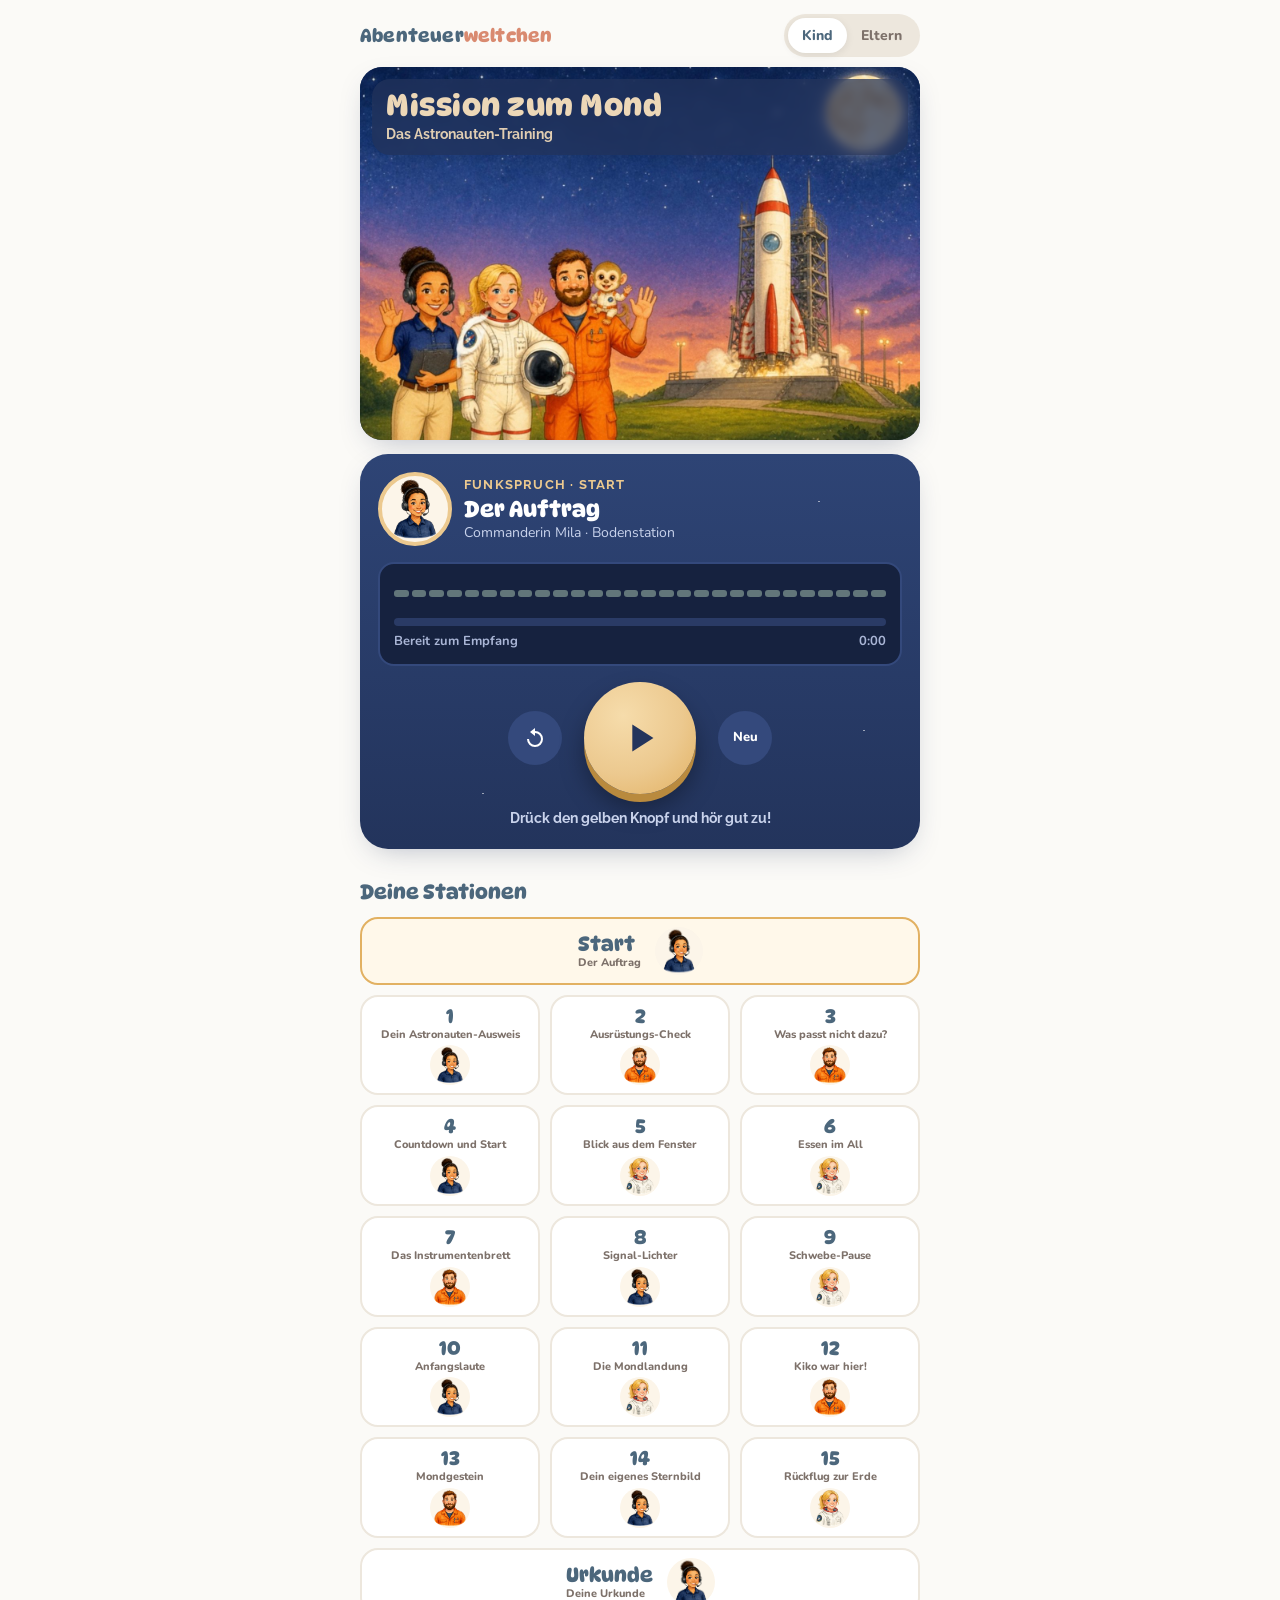
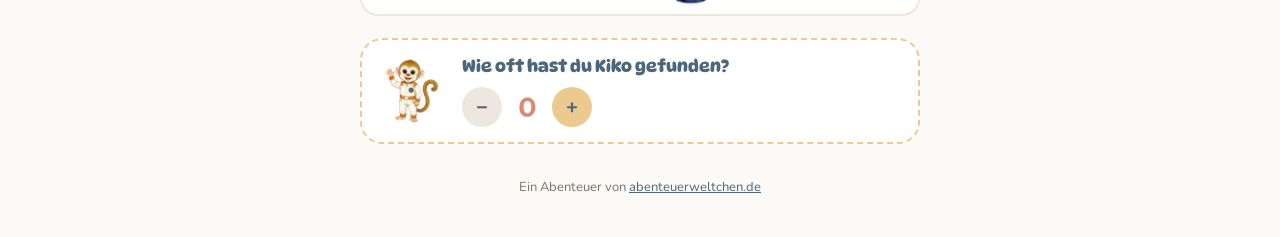
<file: mondmission/index.html>
<!doctype html>
<html lang="de">
<head>
<meta charset="utf-8">
<meta name="viewport" content="width=device-width, initial-scale=1, viewport-fit=cover">
<meta name="robots" content="noindex">
<meta name="theme-color" content="#23345c">
<title>Mission zum Mond – Funkgerät</title>
<link rel="preconnect" href="https://fonts.googleapis.com">
<link rel="preconnect" href="https://fonts.gstatic.com" crossorigin>
<link rel="stylesheet" href="https://fonts.googleapis.com/css2?family=DynaPuff:wght@500;600&family=Nunito:wght@500;700;800&family=Raleway:wght@500;700&display=swap">
<link rel="icon" href="img/kiko-0.png">
<style>
:root{
  /* Website Abenteuerweltchen */
  --bg:#fbfaf7; --cream:#f6f3ee; --cream2:#ede7dd; --text:#5a524e; --muted:#7d716a;
  --sage:#adc9b6; --sage-d:#86ad93; --rose:#e6a994; --rose-d:#d98a70; --honey:#ecc98f; --honey-d:#e2b162;
  --seafoam:#b6d1d1; --cta:#6f6660;
  /* Schatzsuche / Mission */
  --navy:#23345c; --navy2:#2e4475; --slate:#4c677c; --paper:#fcf5e9; --moon:#ecd7b7; --red:#d9534a; --ok:#6bbf8a;
  --r:22px; --shadow:0 10px 30px -12px rgba(35,52,92,.35);
  --display:"DynaPuff",system-ui,sans-serif; --body:"Nunito",system-ui,sans-serif; --soft:"Raleway",system-ui,sans-serif;
}
*{box-sizing:border-box}
html,body{margin:0}
body{background:var(--bg);color:var(--text);font-family:var(--body);font-size:17px;line-height:1.5;
  padding:0 max(16px,env(safe-area-inset-right)) 40px max(16px,env(safe-area-inset-left));-webkit-tap-highlight-color:transparent}
button{font:inherit;color:inherit;border:0;background:none;cursor:pointer}
img{display:block;max-width:100%}
.wrap{max-width:560px;margin:0 auto}
header.top{display:flex;align-items:center;justify-content:space-between;padding:14px 0 10px}
.brand{font-family:var(--display);font-weight:600;color:var(--slate);font-size:18px;letter-spacing:.2px;text-decoration:none}
.brand span{color:var(--rose-d)}
.seg{display:flex;background:var(--cream2);border-radius:999px;padding:4px}
.seg button{padding:7px 14px;border-radius:999px;font-weight:800;font-size:14px;color:var(--muted)}
.seg button[aria-pressed=true]{background:#fff;color:var(--slate);box-shadow:0 2px 8px rgba(0,0,0,.08)}

/* Hero */
.hero{position:relative;border-radius:var(--r);overflow:hidden;box-shadow:var(--shadow);aspect-ratio:3/2;background:var(--navy)}
.hero img{width:100%;height:100%;object-fit:cover}
.hero .badge{position:absolute;left:12px;top:12px;right:12px;background:rgba(35,52,92,.72);backdrop-filter:blur(4px);
  color:var(--moon);border-radius:18px;padding:10px 14px}
.hero h1{margin:0;font-family:var(--display);font-weight:600;font-size:clamp(22px,6vw,30px);line-height:1.1;letter-spacing:.5px}
.hero p{margin:2px 0 0;font-family:var(--soft);font-weight:700;font-size:14px;opacity:.95}

/* Funkgerät */
.radio{margin-top:14px;position:relative;z-index:2;background:linear-gradient(180deg,var(--navy2),var(--navy));
  border-radius:28px;padding:18px 18px 20px;color:var(--moon);box-shadow:var(--shadow);overflow:hidden}
.radio::before{content:"";position:absolute;inset:0;pointer-events:none;opacity:.55;
  background-image:radial-gradient(1px 1px at 12% 20%,#fff 50%,transparent 51%),radial-gradient(1.5px 1.5px at 82% 12%,#fff 50%,transparent 51%),
  radial-gradient(1px 1px at 60% 34%,#fff 50%,transparent 51%),radial-gradient(1px 1px at 90% 70%,#fff 50%,transparent 51%),
  radial-gradient(1.5px 1.5px at 22% 86%,#fff 50%,transparent 51%),radial-gradient(1px 1px at 45% 94%,#fff 50%,transparent 51%)}
.antenna{position:absolute;right:34px;top:-40px;width:10px;height:58px;background:var(--slate);border-radius:6px}
.rtop{display:flex;align-items:center;gap:12px;position:relative}
.speaker{width:74px;height:74px;border-radius:50%;background:var(--paper);flex:none;overflow:hidden;border:4px solid var(--honey);position:relative}
.speaker img{width:100%;height:100%;object-fit:cover;object-position:50% 18%}
.speaker.talk{animation:talk 1s ease-in-out infinite}
@keyframes talk{50%{box-shadow:0 0 0 8px rgba(236,201,143,.25)}}
.rmeta{min-width:0}
.rmeta .kicker{font-family:var(--soft);font-weight:700;font-size:13px;text-transform:uppercase;letter-spacing:1.2px;color:var(--honey)}
.rmeta h2{margin:2px 0 0;font-family:var(--display);font-weight:600;font-size:22px;line-height:1.15;color:#fff}
.rmeta .who{font-size:14px;color:#c9d3ec}
.screen{margin:16px 0 4px;background:#16223f;border-radius:16px;padding:12px 14px;position:relative;border:2px solid #34497c}
.wave{display:flex;align-items:center;gap:3px;height:34px}
.wave i{flex:1;background:var(--sage);border-radius:3px;height:20%;opacity:.5;transition:height .15s}
.playing .wave i{animation:bars 1s ease-in-out infinite;opacity:1}
@keyframes bars{0%,100%{height:15%}50%{height:90%}}
.status{display:flex;justify-content:space-between;font-size:13px;color:#aab6d6;margin-top:6px;font-weight:700}
.bar{height:8px;border-radius:9px;background:#2a3b66;margin-top:8px;overflow:hidden;cursor:pointer}
.bar>div{height:100%;width:0;background:linear-gradient(90deg,var(--honey),var(--rose));border-radius:9px}
.controls{display:flex;align-items:center;justify-content:center;gap:22px;margin-top:16px;position:relative}
.big{width:112px;height:112px;border-radius:50%;background:radial-gradient(circle at 35% 30%,#f6dcab,var(--honey) 55%,var(--honey-d));
  box-shadow:0 8px 0 #b98a3e,0 14px 24px rgba(0,0,0,.35);display:grid;place-items:center;transition:transform .08s}
.big:active{transform:translateY(5px);box-shadow:0 3px 0 #b98a3e,0 8px 16px rgba(0,0,0,.35)}
.big svg{width:46px;height:46px;fill:var(--navy)}
.small{width:54px;height:54px;border-radius:50%;background:#34497c;display:grid;place-items:center;color:#fff;font-weight:800;font-size:13px}
.small svg{width:24px;height:24px;fill:#fff}
.hint{text-align:center;font-family:var(--soft);font-weight:700;font-size:14px;color:#c9d3ec;margin:14px 0 0;position:relative}
.next{display:none;margin:16px auto 0;background:var(--sage);color:var(--navy);font-weight:800;padding:12px 20px;border-radius:999px;position:relative}
.next.show{display:block}

/* Stationen */
h3.sec{font-family:var(--display);font-weight:600;color:var(--slate);font-size:20px;margin:28px 0 10px}
.grid{display:grid;grid-template-columns:repeat(3,1fr);gap:10px}
.tile{background:#fff;border:2px solid var(--cream2);border-radius:18px;padding:8px 4px 8px;text-align:center;position:relative}
.tile .n{font-family:var(--display);font-weight:600;font-size:20px;color:var(--slate);line-height:1.1}
.tile .t{font-size:11px;font-weight:800;color:var(--muted);line-height:1.15;margin-top:2px}
.tile img{width:40px;height:40px;border-radius:50%;margin:4px auto 0;object-fit:cover;object-position:50% 18%;background:var(--paper)}
.tile[aria-current=true]{border-color:var(--honey-d);background:#fff8ea}
.tile.done::after{content:"✓";position:absolute;right:6px;top:4px;background:var(--sage-d);color:#fff;width:20px;height:20px;border-radius:50%;
  font-size:13px;font-weight:800;display:grid;place-items:center}
.tile.big2{grid-column:1/-1;display:flex;align-items:center;justify-content:center;gap:14px;text-align:left}
.tile.big2 img{margin:0;width:48px;height:48px}

/* Kiko */
.kiko{margin-top:22px;background:#fff;border:2px dashed var(--honey);border-radius:var(--r);padding:14px;display:flex;align-items:center;gap:14px}
.kiko img{width:72px;height:72px;object-fit:contain;flex:none}
.kiko b{font-family:var(--display);font-weight:600;color:var(--slate);font-size:17px}
.kiko .row{display:flex;align-items:center;gap:10px;margin-top:6px}
.kiko .cnt{font-family:var(--display);font-size:28px;color:var(--rose-d);min-width:30px;text-align:center}
.kiko button{width:40px;height:40px;border-radius:50%;background:var(--cream2);font-weight:800;font-size:20px;color:var(--slate)}
.kiko button.plus{background:var(--honey)}

/* Eltern */
.panel{background:#fff;border-radius:var(--r);padding:18px;border:1px solid var(--cream2)}
.panel h2{font-family:var(--display);font-weight:600;color:var(--slate);margin:0 0 6px;font-size:22px}
.panel p{margin:6px 0}
.steps{margin:10px 0 0;padding:0;list-style:none;counter-reset:s}
.steps li{position:relative;padding:0 0 10px 38px}
.steps li::before{counter-increment:s;content:counter(s);position:absolute;left:0;top:0;width:28px;height:28px;border-radius:50%;
  background:var(--sage);color:var(--navy);font-weight:800;display:grid;place-items:center;font-size:14px}
.list{margin-top:14px;display:grid;gap:10px}
.item{background:#fff;border:1px solid var(--cream2);border-radius:18px;padding:12px;display:flex;gap:12px;align-items:flex-start}
.item img{width:48px;height:48px;border-radius:50%;object-fit:cover;object-position:50% 18%;background:var(--paper);flex:none}
.item h4{margin:0;font-family:var(--display);font-weight:600;color:var(--slate);font-size:16px}
.item .meta{font-size:13px;color:var(--muted);font-weight:700}
.item p{margin:4px 0 0;font-size:14.5px}
.item button{margin-left:auto;flex:none;width:44px;height:44px;border-radius:50%;background:var(--honey);display:grid;place-items:center}
.item button svg{width:20px;height:20px;fill:var(--navy)}
.tip{background:var(--cream);border-radius:16px;padding:12px 14px;margin-top:14px;font-size:15px}
footer{margin:34px 0 0;text-align:center;font-size:13px;color:var(--muted)}
footer a{color:var(--slate)}
[hidden]{display:none!important}
@media (prefers-reduced-motion:reduce){*{animation:none!important}}
</style>
</head>
<body>
<div class="wrap">
  <header class="top">
    <a class="brand" href="https://abenteuerweltchen.de" target="_blank" rel="noopener">Abenteuer<span>weltchen</span></a>
    <div class="seg" role="group" aria-label="Ansicht">
      <button id="vKind" aria-pressed="true">Kind</button>
      <button id="vEltern" aria-pressed="false">Eltern</button>
    </div>
  </header>

  <main id="kind">
    <div class="hero">
      <img src="img/cover.jpg" alt="Mila, Sarah, Sam und Äffchen Kiko vor der Rakete">
      <div class="badge"><h1>Mission zum Mond</h1><p id="forName">Das Astronauten-Training</p></div>
    </div>

    <section class="radio" id="radio" aria-label="Funkgerät">
            <div class="rtop">
        <div class="speaker" id="speaker"><img id="spImg" src="img/mila.png" alt=""></div>
        <div class="rmeta">
          <div class="kicker" id="kicker">Funkspruch · Start</div>
          <h2 id="title">Der Auftrag</h2>
          <div class="who" id="who">Commanderin Mila · Bodenstation</div>
        </div>
      </div>
      <div class="screen">
        <div class="wave" aria-hidden="true" id="wave"></div>
        <div class="bar" id="bar"><div id="prog"></div></div>
        <div class="status"><span id="state">Bereit zum Empfang</span><span id="time">0:00</span></div>
      </div>
      <div class="controls">
        <button class="small" id="back" aria-label="10 Sekunden zurück"><svg viewBox="0 0 24 24"><path d="M12 5V2L7 6l5 4V7a6 6 0 1 1-6 6H4a8 8 0 1 0 8-8z"/></svg></button>
        <button class="big" id="play" aria-label="Abspielen"><svg viewBox="0 0 24 24" id="playIco"><path d="M8 5v14l11-7z"/></svg></button>
        <button class="small" id="again" aria-label="Von vorne">Neu</button>
      </div>
      <p class="hint" id="hint">Drück den gelben Knopf und hör gut zu!</p>
      <button class="next" id="next">Weiter zur nächsten Seite →</button>
    </section>

    <h3 class="sec">Deine Stationen</h3>
    <div class="grid" id="grid"></div>

    <div class="kiko">
      <img src="img/kiko-0.png" alt="Äffchen Kiko">
      <div>
        <b>Wie oft hast du Kiko gefunden?</b>
        <div class="row"><button id="kMinus" aria-label="weniger">−</button><span class="cnt" id="kCnt">0</span><button class="plus" id="kPlus" aria-label="mehr">+</button></div>
      </div>
    </div>
  </main>

  <main id="eltern" hidden>
    <div class="panel">
      <h2>So funktioniert die Mission</h2>
      <p>Ihr Kind erlebt in 16 Funksprüchen ein echtes Astronauten-Training – mit Fakten über Raumfahrt und Mond, ganz ohne Zauberei.</p>
      <ol class="steps">
        <li>Auf jeder Seite des Heftes ist ein QR-Code. Scannen Sie ihn mit der Handy-Kamera.</li>
        <li>Ihr Kind drückt den großen gelben Knopf und hört den Funkspruch (ca. 1 Minute).</li>
        <li>Am Ende heißt es „Drück jetzt auf Pause“ – dann wird gemalt, gezählt und gerätselt.</li>
        <li>Danach geht es mit „Weiter“ oder dem nächsten QR-Code zur nächsten Seite.</li>
      </ol>
      <div class="tip">💡 <b>Tipp:</b> Ein bis zwei Stationen pro Tag reichen völlig – so bleibt die Spannung bis zur Urkunde. Auf jeder Seite versteckt sich Äffchen Kiko.</div>
      <p id="pName" class="tip" hidden></p>
    </div>
    <h3 class="sec">Alle Funksprüche</h3>
    <div class="list" id="list"></div>
  </main>

  <footer>Ein Abenteuer von <a href="https://abenteuerweltchen.de" target="_blank" rel="noopener">abenteuerweltchen.de</a></footer>
</div>

<audio id="au" preload="auto" playsinline></audio>
<script>
const CREW={
  mila:{name:"Commanderin Mila",role:"Bodenstation",img:"img/mila.png"},
  sarah:{name:"Pilotin Sarah",role:"Cockpit",img:"img/sarah.png"},
  sam:{name:"Mechaniker Sam",role:"Werkstatt",img:"img/sam.png"}
};
const ST=[
 {id:"s00",p:1, who:"mila", t:"Der Auftrag", k:"Start", task:"Mila erklärt die Mission, stellt die Crew und Äffchen Kiko vor. Stifte bereitlegen: Bleistift, Rot, Blau, Gelb, Grün."},
 {id:"s01",p:2, who:"mila", t:"Dein Astronauten-Ausweis", k:"Station 1", task:"Den Namen nachfahren, nachspuren und ganz allein schreiben (Schreiblernheft-Linien)."},
 {id:"s02",p:3, who:"sam", t:"Ausrüstungs-Check", k:"Station 2", task:"Helm, Handschuh, Stiefel und Rucksack mit dem passenden Schatten verbinden. Den Helm gelb anmalen."},
 {id:"s03",p:4, who:"sam", t:"Was passt nicht dazu?", k:"Station 3", task:"In jeder Reihe das Bild einkreisen, das nicht zu den anderen passt – und sagen, warum."},
 {id:"s04",p:5, who:"mila", t:"Countdown und Start", k:"Station 4", task:"Die Zahlen 5 bis 1 nachfahren und laut rückwärts zählen, dann die Rauchwolken-Linien nachfahren (Feinmotorik)."},
 {id:"s05",p:6, who:"sarah", t:"Blick aus dem Fenster", k:"Station 5", task:"Die Erden von groß (1) bis klein (4) ordnen. Die Erde im Fenster ausmalen."},
 {id:"s06",p:7, who:"sarah", t:"Essen im All", k:"Station 6", task:"Beutel zählen und die richtige Zahl einkreisen. Welcher Korb hat mehr?"},
 {id:"s07",p:8, who:"sam", t:"Das Instrumentenbrett", k:"Station 7", task:"Farb- und Formenmuster fortsetzen. Die dritte Reihe ist die Profi-Aufgabe."},
 {id:"s08",p:9, who:"mila", t:"Signal-Lichter", k:"Station 8", task:"Genau zuhören und die Lichter aus dem Gedächtnis anmalen."},
 {id:"s09",p:10, who:"sarah", t:"Schwebe-Pause", k:"Station 9", task:"Bewegungspause: schweben wie im All, Atemübung. Danach das Ausmalbild."},
 {id:"s10",p:11, who:"mila", t:"Anfangslaute", k:"Station 10", task:"Jedes Bild mit dem passenden Anfangsbuchstaben verbinden (M, R, S, A)."},
 {id:"s11",p:12, who:"sarah", t:"Die Mondlandung", k:"Station 11", task:"Labyrinth: den sicheren Weg zum Landeplatz finden. Die Fahne grün anmalen."},
 {id:"s12",p:13, who:"sam", t:"Kiko war hier!", k:"Station 12", task:"Fehlersuche: fünf Unterschiede zwischen zwei Bildern finden und Sterne ausmalen."},
 {id:"s13",p:14, who:"sam", t:"Mondgestein", k:"Station 13", task:"Alle runden Steine einkreisen. Unten rechts: Welcher Stein ist anders?"},
 {id:"s14",p:15, who:"mila", t:"Dein eigenes Sternbild", k:"Station 14", task:"Sterne von 1 bis 5 verbinden und gelb anmalen."},
 {id:"s15",p:16, who:"sarah", t:"Rückflug zur Erde", k:"Station 15", task:"Vier Bilder in die richtige Reihenfolge bringen (1 bis 4). Die Fallschirme rot anmalen."},
 {id:"s16",p:17, who:"mila", t:"Deine Urkunde", k:"Finale", task:"Glückwunsch! Urkunde fertig machen: Unterschrift, Missionsabzeichen gestalten und Kiko-Anzahl eintragen."}
];
const $=s=>document.querySelector(s);
const store={get(k,d){try{const v=localStorage.getItem("mm_"+k);return v===null?d:JSON.parse(v)}catch(e){return d}},set(k,v){try{localStorage.setItem("mm_"+k,JSON.stringify(v))}catch(e){}}};
const qs=new URLSearchParams(location.search);
let gen=0, order=null, cur=0, seq=[], part=0, playing=false, actx=null, totals=[], doneSet=new Set(store.get("done",[]));

// ---------- Personalisierung ----------
const GAS="https://script.google.com/macros/s/AKfycbxPW2VhvjG9Ozrxy5yRVF_L3pgVcrDmlwQO8oehTPYYBUkgSJpMIHBZhOn-MmgVHWP1/exec";           // Apps Script (Name + persönliche Funksprüche per Code – kein Name in der Adresse)
const pcache={};
function kode(){ const k=(qs.get("k")||store.get("k","")||"").toLowerCase(); return /^[a-z0-9]{6,16}$/.test(k)?k:""; }
async function loadOrder(){
  const k=kode(); if(!k) return;
  try{
    const r=await fetch(GAS+"?k="+k); const d=await r.json(); if(!d.ok) throw 0;
    order={name:d.name,g:d.g}; store.set("k",k);
    $("#forName").textContent="Das Astronauten-Training für "+order.name;
    const p=$("#pName");p.hidden=false;p.textContent="🎧 Die Funksprüche sind persönlich für "+order.name+" eingesprochen.";
  }catch(e){ console.warn("Bestellung nicht gefunden"); }
}
function b64url(b){ const bin=atob(b), u=new Uint8Array(bin.length); for(let i=0;i<bin.length;i++)u[i]=bin.charCodeAt(i); return URL.createObjectURL(new Blob([u],{type:"audio/mpeg"})); }
function personal(i){
  if(!order) return Promise.resolve({});
  if(!pcache[i]) pcache[i]=fetch(GAS+"?k="+kode()+"&s="+i).then(r=>r.json()).then(d=>({open:d.open?b64url(d.open):null,close:d.close?b64url(d.close):null})).catch(()=>{delete pcache[i];return {}});
  return pcache[i];
}
function clips(s){ return [{p:"open",f:`audio/v2/${s.id}_open_neutral.mp3`},`audio/v2/${s.id}_body.mp3`,{p:"close",f:`audio/v2/${s.id}_close_neutral.mp3`}]; }
async function src(x){ if(typeof x==="string") return x; const p=await personal(cur); return p[x.p]||x.f; }

// ---------- Funk-Geräusche (ohne Dateien) ----------
function ctx(){ if(!actx){ try{actx=new (window.AudioContext||window.webkitAudioContext)()}catch(e){} } if(actx&&actx.state==="suspended")actx.resume(); return actx }
function sfx(kind){
  const a=ctx(); if(!a) return Promise.resolve();
  const t=a.currentTime, g=a.createGain(); g.connect(a.destination);
  if(kind==="beep"){ // Roger-Piep
    const o=a.createOscillator(); o.type="sine"; o.frequency.setValueAtTime(1150,t); o.frequency.setValueAtTime(1450,t+.09);
    g.gain.setValueAtTime(.0001,t); g.gain.exponentialRampToValueAtTime(.18,t+.01); g.gain.exponentialRampToValueAtTime(.0001,t+.2);
    o.connect(g); o.start(t); o.stop(t+.22); return new Promise(r=>setTimeout(r,260));
  }
  const len=kind==="on"?.55:.35, buf=a.createBuffer(1,a.sampleRate*len,a.sampleRate), d=buf.getChannelData(0);
  for(let i=0;i<d.length;i++){ d[i]=(Math.random()*2-1)*(1-i/d.length)*.6 }
  const n=a.createBufferSource(); n.buffer=buf; const f=a.createBiquadFilter(); f.type="bandpass"; f.frequency.value=1800; f.Q.value=.8;
  n.connect(f); f.connect(g); g.gain.setValueAtTime(.22,t); n.start(t);
  return new Promise(r=>setTimeout(r,len*1000+60)).then(()=>sfx("beep"));
}

// ---------- Player ----------
const au=$("#au");
function fmt(s){s=Math.max(0,Math.round(s||0));return Math.floor(s/60)+":"+String(s%60).padStart(2,"0")}
function setStation(i,autoplay){
  cur=Math.max(0,Math.min(ST.length-1,i)); const s=ST[cur], c=CREW[s.who];
  gen++; au.pause(); playing=false; seq=clips(s); part=0; stopUI(); au.removeAttribute("src"); au.load();
  $("#title").textContent=s.t; $("#kicker").textContent="Funkspruch · "+s.k;
  $("#who").textContent=c.name+" · "+c.role; $("#spImg").src=c.img;
  $("#prog").style.width="0"; $("#time").textContent=""; $("#state").textContent="Bereit zum Empfang";
  $("#hint").textContent="Drück den gelben Knopf und hör gut zu!"; $("#next").classList.remove("show");
  document.querySelectorAll(".tile").forEach((t,j)=>t.setAttribute("aria-current",j===cur));
  history.replaceState(null,"","?s="+cur+(kode()?"&k="+kode():""));
  personal(cur); if(cur+1<ST.length) personal(cur+1);
  if(autoplay) start();
}
async function playPart(){
  const g=gen, u=await src(seq[part]); if(g!==gen) return;
  au.src=u; au.load();
  const p=au.play(); if(p) p.catch(()=>{ stopUI(); $("#hint").textContent="Tippe nochmal auf den gelben Knopf."; });
}
async function start(){
  const g=gen; ctx(); playing=true; uiPlay(); $("#state").textContent="Funkverbindung …";
  if(part===0 && !au.currentTime){ await sfx("on"); if(g!==gen||!playing) return; }
  if(au.src && !au.ended && au.currentTime>0){ au.play(); } else playPart();
  $("#state").textContent="Empfang läuft"; media();
}
function pause(){ au.pause(); playing=false; stopUI(); $("#state").textContent="Pause"; $("#hint").textContent="Pause – löse die Aufgabe. Danach geht es mit dem gelben Knopf weiter."; }
function uiPlay(){ $("#radio").classList.add("playing"); $("#speaker").classList.add("talk"); $("#playIco").innerHTML='<path d="M6 5h4v14H6zM14 5h4v14h-4z"/>'; $("#play").setAttribute("aria-label","Pause"); $("#hint").textContent="Hör gut zu …"; }
function stopUI(){ $("#radio").classList.remove("playing"); $("#speaker").classList.remove("talk"); $("#playIco").innerHTML='<path d="M8 5v14l11-7z"/>'; $("#play").setAttribute("aria-label","Abspielen"); }
au.addEventListener("ended",async()=>{
  const g=gen;
  if(part<seq.length-1){ part++; await sfx("beep"); if(playing&&g===gen) playPart(); }
  else{ playing=false; stopUI(); await sfx("off"); if(g===gen) finished(); }
});
au.addEventListener("timeupdate",()=>{
  const d=au.duration||0, frac=d?au.currentTime/d:0, w=((part+frac)/seq.length)*100;
  $("#prog").style.width=w+"%"; $("#time").textContent=fmt(au.currentTime)+(d?" / "+fmt(d):"");
});
au.addEventListener("error",()=>{ const x=seq[part]; if(x&&typeof x==="object"&&au.src.startsWith("blob:")){ seq[part]=x.f; playPart(); return; } if(part<seq.length-1){part++;playPart()} else {stopUI();$("#state").textContent="Funkstörung – bitte nochmal versuchen";} });
function finished(){
  doneSet.add(ST[cur].id); store.set("done",[...doneSet]); renderGrid();
  $("#prog").style.width="100%"; $("#state").textContent="Funkspruch beendet";
  if(cur<ST.length-1){ $("#hint").textContent="Super! Wenn du fertig bist, geht es weiter."; const n=$("#next"); n.textContent="Weiter zu Seite "+ST[cur+1].p+" →"; n.classList.add("show"); }
  else{ $("#hint").textContent="Mission geschafft! 🚀 Zeig deine Urkunde deiner Familie."; }
}
$("#play").onclick=()=>playing?pause():start();
$("#back").onclick=()=>{ au.currentTime=Math.max(0,au.currentTime-10) };
$("#again").onclick=()=>{ au.pause(); part=0; au.removeAttribute("src"); au.currentTime=0; start(); };
$("#next").onclick=()=>{ setStation(cur+1,false); window.scrollTo({top:0,behavior:"smooth"}) };
$("#bar").onclick=e=>{ const r=e.currentTarget.getBoundingClientRect(); if(au.duration) au.currentTime=au.duration*((e.clientX-r.left)/r.width) };
function media(){ if(!("mediaSession" in navigator))return; const s=ST[cur];
  navigator.mediaSession.metadata=new MediaMetadata({title:s.t,artist:CREW[s.who].name,album:"Mission zum Mond",artwork:[{src:new URL(CREW[s.who].img,location.href).href,sizes:"512x512",type:"image/png"}]});
  navigator.mediaSession.setActionHandler("play",start); navigator.mediaSession.setActionHandler("pause",pause); }

// ---------- Stationen ----------
function renderGrid(){
  const g=$("#grid"); g.innerHTML="";
  ST.forEach((s,i)=>{
    const b=document.createElement("button"); b.className="tile"+(doneSet.has(s.id)?" done":"")+(i===0||i===16?" big2":"");
    b.innerHTML=`<div><div class="n">${i===0?"Start":i===16?"Urkunde":i}</div><div class="t">${s.t}</div></div><img src="${CREW[s.who].img}" alt="">`;
    b.setAttribute("aria-current",i===cur); b.onclick=()=>{ setStation(i,false); window.scrollTo({top:0,behavior:"smooth"}) };
    g.appendChild(b);
  });
}
// ---------- Kiko ----------
let kc=store.get("kiko",0); const kU=()=>{$("#kCnt").textContent=kc;store.set("kiko",kc)};
$("#kPlus").onclick=()=>{kc=Math.min(20,kc+1);kU()}; $("#kMinus").onclick=()=>{kc=Math.max(0,kc-1);kU()};
// ---------- Eltern ----------
function renderList(){
  const l=$("#list"); l.innerHTML="";
  ST.forEach((s,i)=>{ const c=CREW[s.who], d=document.createElement("div"); d.className="item";
    d.innerHTML=`<img src="${c.img}" alt=""><div><h4>${s.k}: ${s.t}</h4><div class="meta">Heftseite ${s.p} · ${c.name}</div><p>${s.task}</p></div>
      <button aria-label="${s.t} abspielen"><svg viewBox="0 0 24 24"><path d="M8 5v14l11-7z"/></svg></button>`;
    d.querySelector("button").onclick=()=>{ view("kind"); setStation(i,true); window.scrollTo({top:0,behavior:"smooth"}) };
    l.appendChild(d); });
}
function view(v){ $("#kind").hidden=v!=="kind"; $("#eltern").hidden=v!=="eltern"; $("#vKind").setAttribute("aria-pressed",v==="kind"); $("#vEltern").setAttribute("aria-pressed",v==="eltern"); if(v==="eltern"&&playing)pause(); }
$("#vKind").onclick=()=>view("kind"); $("#vEltern").onclick=()=>view("eltern");

// ---------- Start ----------
$("#wave").innerHTML=Array.from({length:28},(_,i)=>`<i style="animation-delay:${(i%7)*.11}s"></i>`).join("");
kU(); renderGrid(); renderList();
loadOrder().then(()=>{ const s=parseInt(qs.get("s")||"0",10); setStation(isNaN(s)?0:s,false); if(location.hash==="#eltern")view("eltern"); });
</script>
</body>
</html>
</file>
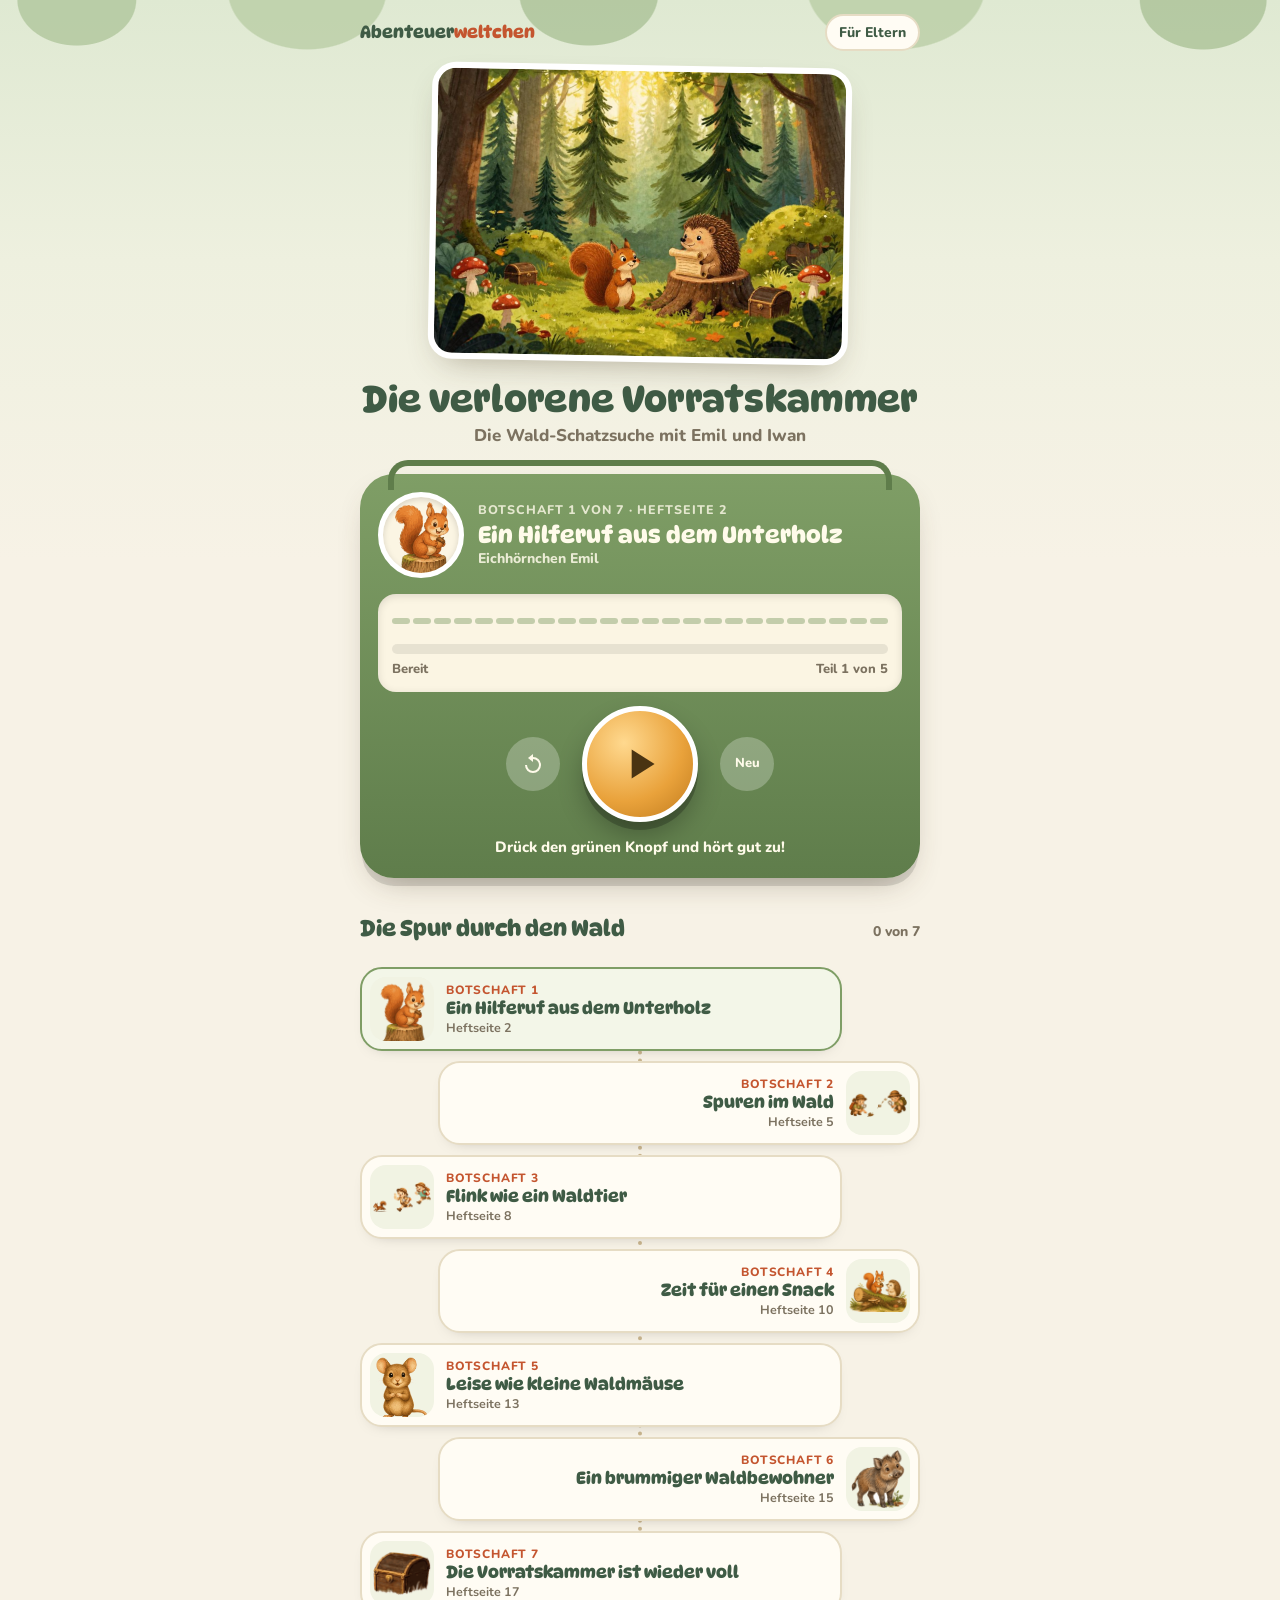
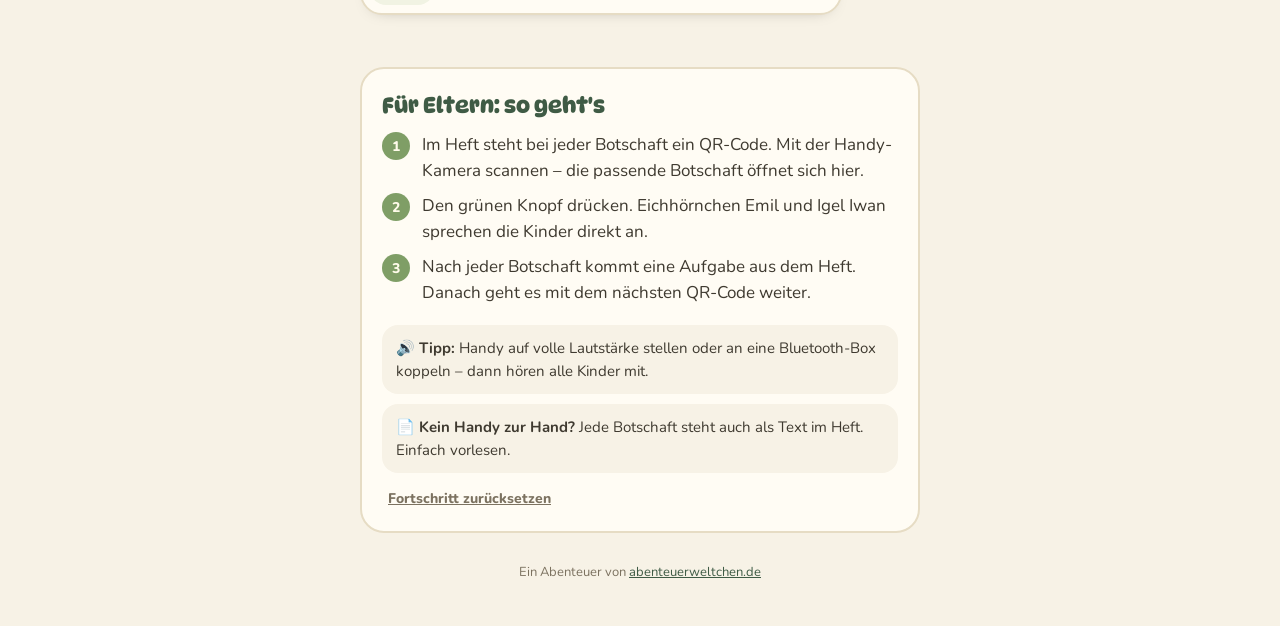
<file: wald/index.html>
<!doctype html>
<html lang="de">
<head>
<meta charset="utf-8">
<meta name="viewport" content="width=device-width, initial-scale=1, viewport-fit=cover">
<meta name="robots" content="noindex">
<meta name="theme-color" content="#6f8f5a">
<title>Die verlorene Vorratskammer – Hörspiel</title>
<link rel="preconnect" href="https://fonts.googleapis.com">
<link rel="preconnect" href="https://fonts.gstatic.com" crossorigin>
<link rel="stylesheet" href="https://fonts.googleapis.com/css2?family=DynaPuff:wght@500;600&family=Nunito:wght@600;700;800&display=swap">
<link rel="icon" href="img/radio.png">
<link rel="stylesheet" href="../shared/schatz.css?v=202611102315">
<link rel="stylesheet" href="theme.css?v=202611102315">
</head>
<body>
<div class="deko" aria-hidden="true"></div>
<div class="wrap">
  <header class="top">
    <a class="brand" href="https://abenteuerweltchen.de" target="_blank" rel="noopener">Abenteuer<span>weltchen</span></a>
    <a class="elternlink" href="#eltern">Für Eltern</a>
  </header>

  <section class="hero">
    <div class="cover"><img src="img/cover.jpg" alt="Eichhörnchen Emil und Igel Iwan im Wald"></div>
    <h1>Die verlorene Vorratskammer</h1>
    <p class="sub">Die Wald-Schatzsuche mit Emil und Iwan</p>
    <div class="forchip">🎧 Das Hörspiel für <span data-name></span></div>
  </section>

  <section id="box" aria-label="Botschaften-Box">
    <div class="btop">
      <div class="window"><img id="spImg" src="img/radio.png" alt=""></div>
      <div class="bmeta">
        <div class="kicker" id="kicker">Botschaft 1</div>
        <h2 id="title">…</h2>
        <div class="who" id="who"></div>
      </div>
    </div>
    <div class="screen">
      <div class="wave" id="wave" aria-hidden="true"></div>
      <div class="bar" id="bar"><div id="prog"></div></div>
      <div class="status"><span id="state">Bereit</span><span id="time"></span></div>
    </div>
    <div class="controls">
      <button class="small" id="back" aria-label="10 Sekunden zurück"><svg viewBox="0 0 24 24"><path d="M12 5V2L7 6l5 4V7a6 6 0 1 1-6 6H4a8 8 0 1 0 8-8z"/></svg></button>
      <button class="big" id="play" aria-label="Abspielen"><svg viewBox="0 0 24 24" id="playIco"><path d="M8 5v14l11-7z"/></svg></button>
      <button class="small" id="again" aria-label="Botschaft von vorne">Neu</button>
    </div>
    <p class="hint" id="hint">Drück den grünen Knopf und hört gut zu!</p>
    <div class="task" id="task" hidden>
      <b>Jetzt seid ihr dran!</b>
      <p id="taskText"></p>
    </div>
    <button class="next" id="next" hidden>Weiter →</button>
  </section>

  <h3 class="sec">Die Spur durch den Wald <small id="count"></small></h3>
  <div id="map"></div>

  <section class="panel" id="eltern">
    <h2>Für Eltern: so geht's</h2>
    <ol class="steps">
      <li>Im Heft steht bei jeder Botschaft ein QR-Code. Mit der Handy-Kamera scannen – die passende Botschaft öffnet sich hier.</li>
      <li>Den grünen Knopf drücken. Eichhörnchen Emil und Igel Iwan sprechen die Kinder direkt an<span class="nameonly"> – und <span data-name></span> sogar mit Namen</span>.</li>
      <li>Nach jeder Botschaft kommt eine Aufgabe aus dem Heft. Danach geht es mit dem nächsten QR-Code weiter.</li>
    </ol>
    <div class="tip">🔊 <b>Tipp:</b> Handy auf volle Lautstärke stellen oder an eine Bluetooth-Box koppeln – dann hören alle Kinder mit.</div>
    <div class="tip">📄 <b>Kein Handy zur Hand?</b> Jede Botschaft steht auch als Text im Heft. Einfach vorlesen.</div>
    <button class="reset" id="reset">Fortschritt zurücksetzen</button>
  </section>

  <footer>Ein Abenteuer von <a href="https://abenteuerweltchen.de" target="_blank" rel="noopener">abenteuerweltchen.de</a></footer>
</div>
<audio id="au" preload="auto" playsinline></audio>
<script src="config.js?v=202611102315"></script>
<script src="../shared/schatz.js?v=202611102315"></script>
</body>
</html>
</file>
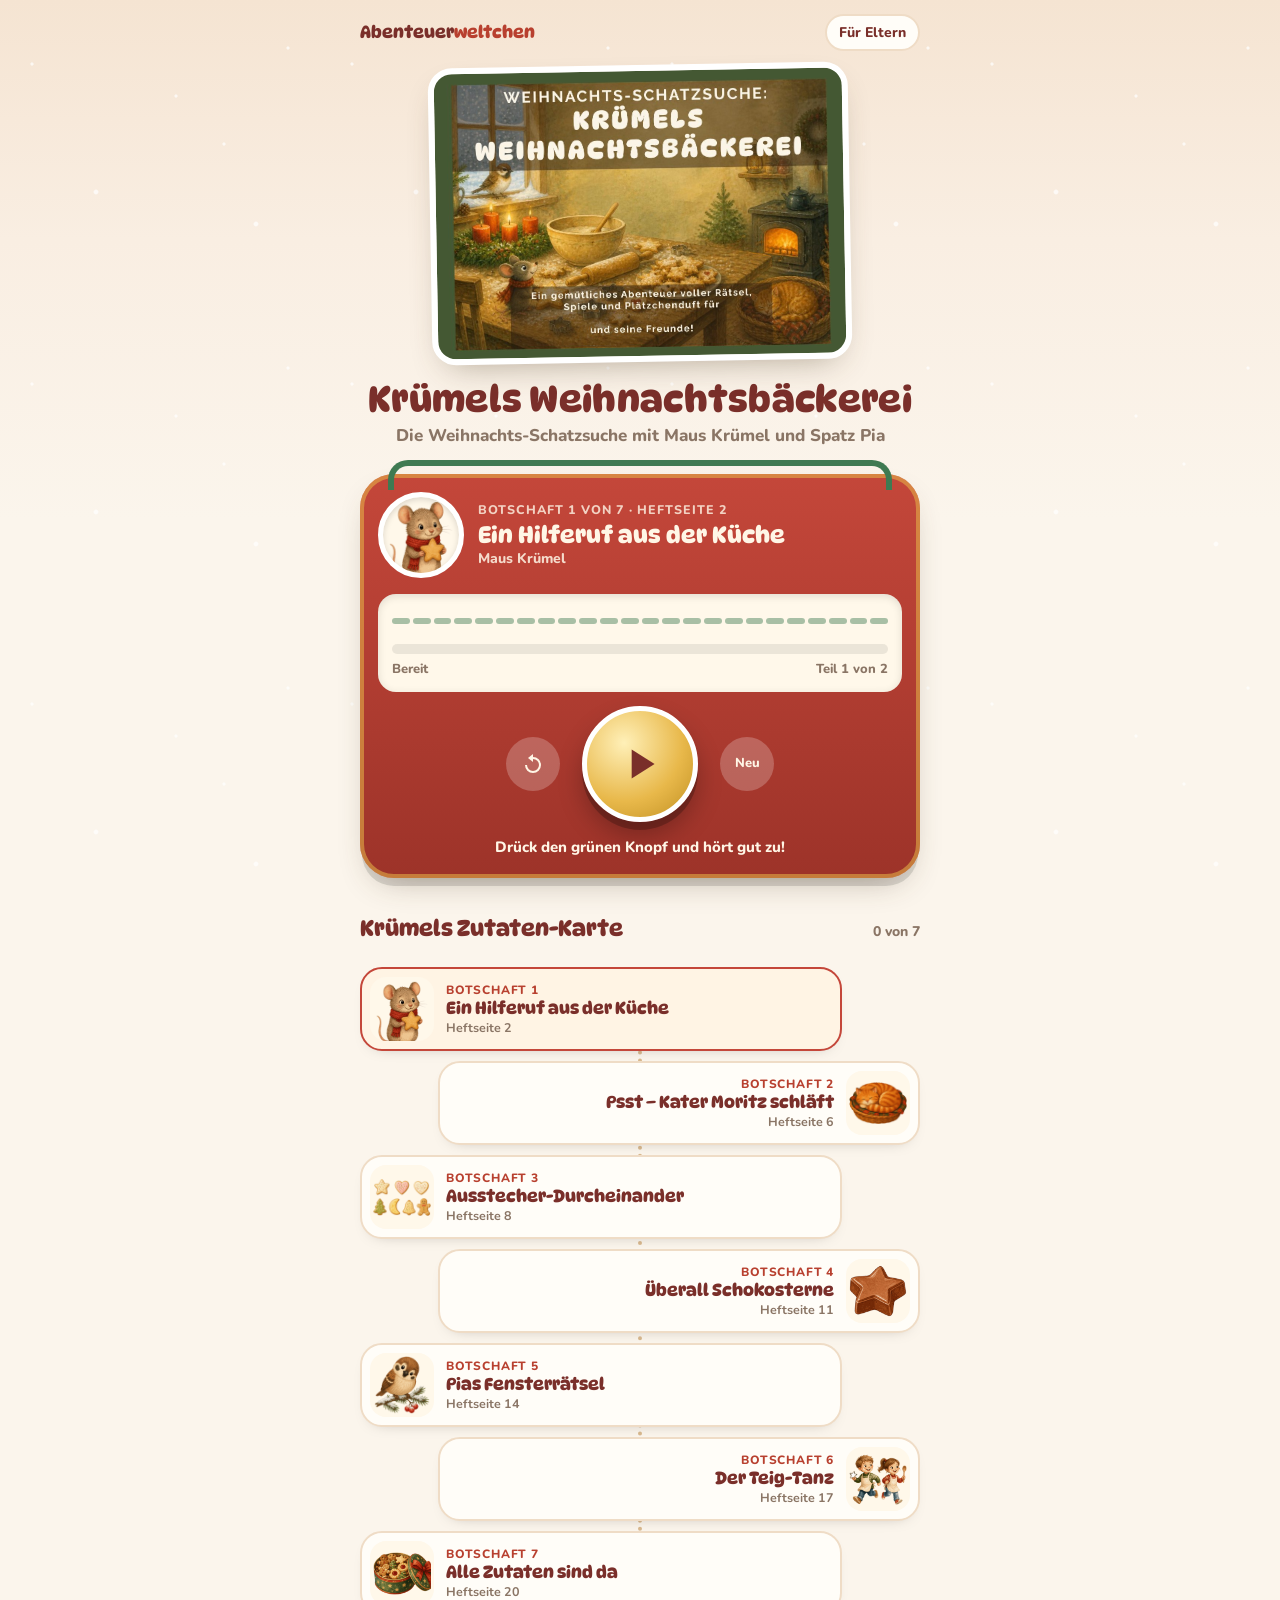
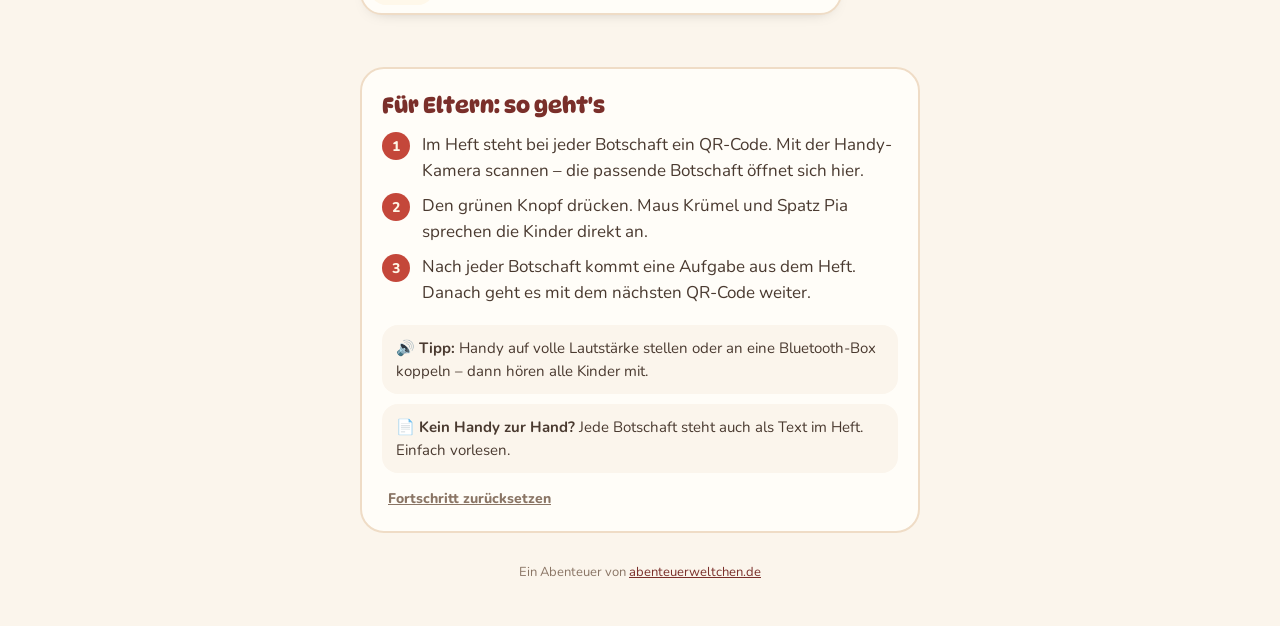
<file: weihnachten/index.html>
<!doctype html>
<html lang="de">
<head>
<meta charset="utf-8">
<meta name="viewport" content="width=device-width, initial-scale=1, viewport-fit=cover">
<meta name="robots" content="noindex">
<meta name="theme-color" content="#b23a32">
<title>Krümels Weihnachtsbäckerei – Hörspiel</title>
<link rel="preconnect" href="https://fonts.googleapis.com">
<link rel="preconnect" href="https://fonts.gstatic.com" crossorigin>
<link rel="stylesheet" href="https://fonts.googleapis.com/css2?family=DynaPuff:wght@500;600&family=Nunito:wght@600;700;800&display=swap">
<link rel="icon" href="img/radio.png">
<link rel="stylesheet" href="../shared/schatz.css?v=202611091230">
<link rel="stylesheet" href="theme.css?v=202611091230">
</head>
<body>
<div class="deko" aria-hidden="true"></div>
<div class="wrap">
  <header class="top">
    <a class="brand" href="https://abenteuerweltchen.de" target="_blank" rel="noopener">Abenteuer<span>weltchen</span></a>
    <a class="elternlink" href="#eltern">Für Eltern</a>
  </header>

  <section class="hero">
    <div class="cover"><img src="img/cover.jpg" alt="Weihnachtliche Backstube mit Teigschüssel und Kerzen"></div>
    <h1>Krümels Weihnachtsbäckerei</h1>
    <p class="sub">Die Weihnachts-Schatzsuche mit Maus Krümel und Spatz Pia</p>
    <div class="forchip">🎧 Das Hörspiel für <span data-name></span></div>
  </section>

  <section id="box" aria-label="Botschaften-Box">
    <div class="btop">
      <div class="window"><img id="spImg" src="img/radio.png" alt=""></div>
      <div class="bmeta">
        <div class="kicker" id="kicker">Botschaft 1</div>
        <h2 id="title">…</h2>
        <div class="who" id="who"></div>
      </div>
    </div>
    <div class="screen">
      <div class="wave" id="wave" aria-hidden="true"></div>
      <div class="bar" id="bar"><div id="prog"></div></div>
      <div class="status"><span id="state">Bereit</span><span id="time"></span></div>
    </div>
    <div class="controls">
      <button class="small" id="back" aria-label="10 Sekunden zurück"><svg viewBox="0 0 24 24"><path d="M12 5V2L7 6l5 4V7a6 6 0 1 1-6 6H4a8 8 0 1 0 8-8z"/></svg></button>
      <button class="big" id="play" aria-label="Abspielen"><svg viewBox="0 0 24 24" id="playIco"><path d="M8 5v14l11-7z"/></svg></button>
      <button class="small" id="again" aria-label="Botschaft von vorne">Neu</button>
    </div>
    <p class="hint" id="hint">Drück den grünen Knopf und hört gut zu!</p>
    <div class="task" id="task" hidden>
      <b>Jetzt seid ihr dran!</b>
      <p id="taskText"></p>
    </div>
    <button class="next" id="next" hidden>Weiter →</button>
  </section>

  <h3 class="sec">Krümels Zutaten-Karte <small id="count"></small></h3>
  <div id="map"></div>

  <section class="panel" id="eltern">
    <h2>Für Eltern: so geht's</h2>
    <ol class="steps">
      <li>Im Heft steht bei jeder Botschaft ein QR-Code. Mit der Handy-Kamera scannen – die passende Botschaft öffnet sich hier.</li>
      <li>Den grünen Knopf drücken. Maus Krümel und Spatz Pia sprechen die Kinder direkt an<span class="nameonly"> – und <span data-name></span> sogar mit Namen</span>.</li>
      <li>Nach jeder Botschaft kommt eine Aufgabe aus dem Heft. Danach geht es mit dem nächsten QR-Code weiter.</li>
    </ol>
    <div class="tip">🔊 <b>Tipp:</b> Handy auf volle Lautstärke stellen oder an eine Bluetooth-Box koppeln – dann hören alle Kinder mit.</div>
    <div class="tip">📄 <b>Kein Handy zur Hand?</b> Jede Botschaft steht auch als Text im Heft. Einfach vorlesen.</div>
    <button class="reset" id="reset">Fortschritt zurücksetzen</button>
  </section>

  <footer>Ein Abenteuer von <a href="https://abenteuerweltchen.de" target="_blank" rel="noopener">abenteuerweltchen.de</a></footer>
</div>
<audio id="au" preload="auto" playsinline></audio>
<script src="config.js?v=202611091230"></script>
<script src="../shared/schatz.js?v=202611091230"></script>
</body>
</html>
</file>
<file: shared/schatz.css>
/* Abenteuerweltchen – Grundlayout der Schatzsuchen-Player. Farben/Deko kommen aus <produkt>/theme.css */
:root{
  --bg:#fbf7ef; --paper:#fffdf8; --ink:#4e463f; --muted:#82766b; --title:#4a6378; --accent:#e0664a;
  --box:#f6c94f; --box-d:#d9a531; --box-ink:#5b4316; --play:#7cbf5a; --play-d:#4f9436; --screen:#fff8e4; --line:#eadfcd;
  --r:24px; --shadow:0 14px 34px -16px rgba(74,58,30,.45);
  --display:"DynaPuff",system-ui,sans-serif; --body:"Nunito",system-ui,sans-serif;
}
*{box-sizing:border-box}
html,body{margin:0}
html{overflow-x:hidden}
body{position:relative}
body{background:var(--bg);color:var(--ink);font-family:var(--body);font-size:17px;line-height:1.5;-webkit-tap-highlight-color:transparent;
  padding:0 max(16px,env(safe-area-inset-right)) 44px max(16px,env(safe-area-inset-left));overflow-x:hidden}
button{font:inherit;color:inherit;border:0;background:none;cursor:pointer}
img{display:block;max-width:100%}
.wrap{max-width:560px;margin:0 auto;position:relative}
[hidden]{display:none!important}

/* Kopf */
header.top{display:flex;align-items:center;justify-content:space-between;padding:14px 0 8px;position:relative;z-index:2}
.brand{font-family:var(--display);font-weight:600;color:var(--title);font-size:17px;text-decoration:none}
.brand span{color:var(--accent)}
.elternlink{font-weight:800;font-size:14px;color:var(--title);background:var(--paper);border:2px solid var(--line);padding:6px 12px;border-radius:999px;text-decoration:none}

/* Titelbild */
.hero{position:relative;margin-top:6px;text-align:center}
.hero .cover{position:relative;border-radius:var(--r);overflow:hidden;box-shadow:var(--shadow);background:var(--paper);aspect-ratio:533/481;max-width:420px;margin:0 auto}
.hero .cover img{width:100%;height:100%;object-fit:cover}
.hero h1{font-family:var(--display);font-weight:600;color:var(--title);font-size:clamp(27px,8vw,36px);line-height:1.08;margin:18px 0 4px;letter-spacing:.3px}
.hero .sub{font-weight:800;color:var(--muted);margin:0}
.forchip{display:inline-flex;align-items:center;gap:8px;margin-top:10px;background:var(--paper);border:2px dashed var(--accent);color:var(--accent);
  font-family:var(--display);font-weight:600;font-size:18px;padding:6px 16px;border-radius:999px}
body:not(.has-name) .forchip{display:none}

/* Botschaften-Box (wie das gelbe Radio im Heft) */
#box{scroll-margin-top:12px;margin-top:26px;position:relative;background:linear-gradient(180deg,var(--box),var(--box-d));
  border-radius:34px;padding:18px 18px 20px;box-shadow:0 10px 0 -2px rgba(0,0,0,.12),var(--shadow);color:var(--box-ink)}
#box::before{content:"";position:absolute;left:28px;right:28px;top:-14px;height:24px;border:6px solid var(--box-d);border-bottom:0;border-radius:20px 20px 0 0}
.btop{display:flex;align-items:center;gap:14px}
.window{width:86px;height:86px;flex:none;border-radius:50%;background:var(--screen);border:5px solid #fff;box-shadow:inset 0 2px 6px rgba(0,0,0,.15);display:grid;place-items:center;overflow:hidden}
.window img{width:92%;height:92%;object-fit:contain}
.playing .window{animation:bob 1.1s ease-in-out infinite}
@keyframes bob{50%{transform:translateY(-4px) rotate(-3deg)}}
.bmeta{min-width:0}
.kicker{font-size:12.5px;font-weight:800;text-transform:uppercase;letter-spacing:1px;opacity:.8}
.bmeta h2{font-family:var(--display);font-weight:600;font-size:23px;line-height:1.12;margin:2px 0 0;color:var(--box-ink)}
.who{font-weight:800;font-size:14px;opacity:.85}
.screen{margin:16px 0 4px;background:var(--screen);border-radius:18px;padding:12px 14px;box-shadow:inset 0 2px 8px rgba(0,0,0,.12)}
.wave{display:flex;align-items:center;gap:3px;height:30px}
.wave i{flex:1;background:var(--play);border-radius:3px;height:18%;opacity:.45}
.playing .wave i{animation:bars 1s ease-in-out infinite;opacity:1}
@keyframes bars{0%,100%{height:15%}50%{height:92%}}
.bar{height:10px;border-radius:9px;background:rgba(0,0,0,.08);margin-top:8px;overflow:hidden;cursor:pointer}
.bar>div{height:100%;width:0;background:linear-gradient(90deg,var(--play),var(--accent));border-radius:9px;transition:width .25s linear}
.status{display:flex;justify-content:space-between;font-size:13px;font-weight:800;color:var(--muted);margin-top:6px}
.controls{display:flex;align-items:center;justify-content:center;gap:22px;margin-top:14px}
.big{width:116px;height:116px;border-radius:50%;background:radial-gradient(circle at 35% 30%,#b9e59c,var(--play) 58%,var(--play-d));
  box-shadow:0 8px 0 rgba(0,0,0,.22),0 14px 24px rgba(0,0,0,.25);display:grid;place-items:center;transition:transform .08s;border:5px solid #fff}
.big:active{transform:translateY(5px);box-shadow:0 3px 0 rgba(0,0,0,.22)}
.big svg{width:50px;height:50px;fill:#fff}
.small{width:54px;height:54px;border-radius:50%;background:rgba(255,255,255,.65);display:grid;place-items:center;font-weight:800;font-size:13px;color:var(--box-ink)}
.small svg{width:24px;height:24px;fill:var(--box-ink)}
.hint{text-align:center;font-weight:800;font-size:15px;margin:14px 0 0}
.task{margin-top:14px;background:var(--paper);border-radius:20px;padding:14px 16px;color:var(--ink)}
.task b{font-family:var(--display);font-weight:600;color:var(--accent);font-size:17px}
.task p{margin:4px 0 0}
.next{display:block;margin:12px auto 0;background:var(--title);color:#fff;font-weight:800;padding:12px 20px;border-radius:999px}

/* Schatzkarte */
h3.sec{font-family:var(--display);font-weight:600;color:var(--title);font-size:22px;margin:34px 0 4px;display:flex;align-items:baseline;justify-content:space-between;gap:8px}
h3.sec small{font-family:var(--body);font-size:14px;font-weight:800;color:var(--muted)}
#map{position:relative;padding:8px 0}
#map::before{content:"";position:absolute;left:50%;top:30px;bottom:30px;border-left:4px dotted var(--line);transform:translateX(-2px)}
.stop{position:relative;display:flex;align-items:center;gap:12px;width:86%;margin:10px 0;text-align:left;background:var(--paper);
  border:2px solid var(--line);border-radius:22px;padding:8px 12px 8px 8px;box-shadow:0 6px 16px -12px rgba(0,0,0,.35)}
.stop.right{margin-left:auto;flex-direction:row-reverse;text-align:right;padding:8px 8px 8px 12px}
.stop .pic{width:64px;height:64px;flex:none;border-radius:16px;background:var(--screen);display:grid;place-items:center;overflow:hidden}
.stop .pic img{max-width:90%;max-height:90%;object-fit:contain}
.stop .txt{display:flex;flex-direction:column;min-width:0}
.stop .nr{font-size:12px;font-weight:800;color:var(--accent);text-transform:uppercase;letter-spacing:.8px}
.stop .tt{font-family:var(--display);font-weight:600;color:var(--title);font-size:17px;line-height:1.15}
.stop .pg{font-size:12.5px;font-weight:700;color:var(--muted)}
.stop[aria-current=true]{border-color:var(--box-d);background:#fff8e2}
.stop.done::after{content:"✓";position:absolute;top:-8px;right:-8px;width:26px;height:26px;border-radius:50%;background:var(--play-d);color:#fff;font-weight:800;display:grid;place-items:center;font-size:15px;border:3px solid var(--bg)}
.stop.right.done::after{right:auto;left:-8px}

/* Eltern */
.panel{margin-top:34px;background:var(--paper);border-radius:var(--r);padding:20px;border:2px solid var(--line);scroll-margin-top:12px}
.panel h2{font-family:var(--display);font-weight:600;color:var(--title);margin:0 0 6px;font-size:22px}
.steps{margin:10px 0 0;padding:0;list-style:none;counter-reset:s}
.steps li{position:relative;padding:0 0 10px 40px}
.steps li::before{counter-increment:s;content:counter(s);position:absolute;left:0;top:0;width:28px;height:28px;border-radius:50%;background:var(--box);color:var(--box-ink);font-weight:800;display:grid;place-items:center;font-size:14px}
.tip{background:var(--bg);border-radius:16px;padding:12px 14px;margin-top:10px;font-size:15px}
.reset{margin-top:14px;font-size:14px;font-weight:800;color:var(--muted);text-decoration:underline}
footer{margin:30px 0 0;text-align:center;font-size:13px;color:var(--muted)}
footer a{color:var(--title)}
.confetti{position:fixed;inset:0;pointer-events:none;z-index:50}
@media (prefers-reduced-motion:reduce){*{animation:none!important;transition:none!important}}
body:not(.has-name) .nameonly{display:none}
.wrap{z-index:1}
</file>
<file: alpaka/theme.css>
/* Alpaka „Wo ist das Alpaka Luna?“ – Sonnenhof: Himmelblau, Sonnengelb, Wiesengrün, Terrakotta wie im Heft */
:root{
  --bg:#fdf8ec; --paper:#fffdf7; --ink:#4d4339; --muted:#8a7a68; --title:#4a6378; --accent:#df6a4c;
  --box:#f8d25e; --box-d:#e4ad35; --box-ink:#56401a; --play:#82c35e; --play-d:#549a3a; --screen:#fff6dc; --line:#efe1c4;
}
body{background:linear-gradient(180deg,#cfe9f4 0,#e6f3f2 230px,var(--bg) 520px) no-repeat,var(--bg)}
/* Sonnenstrahlen hinter dem Titelbild */
.deko{position:absolute;left:50%;top:-140px;width:760px;height:760px;transform:translateX(-50%);pointer-events:none;
  background:repeating-conic-gradient(from 0deg,rgba(255,215,110,.28) 0 7deg,transparent 7deg 18deg);
  -webkit-mask:radial-gradient(circle,#000 0,#000 30%,transparent 62%);mask:radial-gradient(circle,#000 0,#000 30%,transparent 62%)}
.hero .cover{border:6px solid #fff;transform:rotate(-1.2deg)}
.hero h1{color:#4a6378}
/* kleine Wiese unter der Schatzkarte */
#map{background:radial-gradient(120% 60% at 50% 100%,rgba(130,195,94,.18),transparent 70%)}
#map::before{border-left-style:dotted;border-left-color:#d8b989}
.stop .pic{background:#f3f8ea}
</file>
<file: wald/theme.css>
/* Wald „Die verlorene Vorratskammer“ – Moosgrün, Rindenbraun, Fliegenpilz-Rot, Herbstlaub */
:root{
  --bg:#f7f2e6; --paper:#fffcf4; --ink:#3f3a30; --muted:#7c7260; --title:#3f5b45; --accent:#c4552f;
  --box:#7f9e66; --box-d:#5f7d4b; --box-ink:#fffbea; --play:#e9a23b; --play-d:#bf7a1d; --screen:#fbf5e3; --line:#e6dcc4;
}
body{background:linear-gradient(180deg,#dfe9d2 0,#eef0df 260px,var(--bg) 560px) no-repeat,var(--bg)}
/* Baumkronen-Silhouette oben */
.deko{position:absolute;left:0;right:0;top:0;height:210px;pointer-events:none;opacity:.55;
  background:radial-gradient(60px 46px at 6% 0,#9bb784 98%,transparent),radial-gradient(80px 60px at 24% -10px,#a9c291 98%,transparent),
  radial-gradient(70px 52px at 46% -6px,#93b07c 98%,transparent),radial-gradient(90px 64px at 70% -14px,#a9c291 98%,transparent),
  radial-gradient(64px 50px at 94% 0,#93b07c 98%,transparent)}
.big{background:radial-gradient(circle at 35% 30%,#ffd98f,var(--play) 58%,var(--play-d))}
.big svg{fill:#4a3412}
.small{background:rgba(255,255,255,.25);color:var(--box-ink)} .small svg{fill:var(--box-ink)}
.screen{color:var(--ink)}
.wave i{background:#7f9e66}
.hero .cover{border:6px solid #fff;transform:rotate(1deg)}
.stop[aria-current=true]{background:#f3f6e8;border-color:var(--box)}
#map::before{border-left-color:#c9b58e}
.stop .pic{background:#f1f3e3}
.hero .cover{aspect-ratio:842/595}
</file>
<file: weihnachten/theme.css>
/* Weihnachten „Krümels Weihnachtsbäckerei“ – Weihnachtsrot, Tannengrün, Gold, warme Backstube */
:root{
  --bg:#fbf5ec; --paper:#fffdf8; --ink:#4a3a30; --muted:#8a7565; --title:#7a2f2a; --accent:#b8402f;
  --box:#c4473a; --box-d:#9d3329; --box-ink:#fff6e6; --play:#e8b84a; --play-d:#c08f22; --screen:#fff8ea; --line:#efdcc6;
}
body{background:linear-gradient(180deg,#f5e4d2 0,#f9eee2 240px,var(--bg) 520px) no-repeat,var(--bg)}
/* leise fallende Schneeflocken */
.deko{position:fixed;inset:0;pointer-events:none;opacity:.7;
  background-image:radial-gradient(2px 2px at 10% 20%,#fff 60%,transparent),radial-gradient(3px 3px at 30% 60%,#fff 60%,transparent),
  radial-gradient(2px 2px at 55% 30%,#fff 60%,transparent),radial-gradient(3px 3px at 80% 70%,#fff 60%,transparent),
  radial-gradient(2px 2px at 90% 15%,#fff 60%,transparent),radial-gradient(2px 2px at 70% 45%,#fff 60%,transparent);
  background-size:320px 320px;animation:schnee 18s linear infinite}
@keyframes schnee{to{background-position:0 320px}}
.big{background:radial-gradient(circle at 35% 30%,#fff0b8,var(--play) 58%,var(--play-d))}
.big svg{fill:#7a2f2a}
.small{background:rgba(255,255,255,.22);color:var(--box-ink)} .small svg{fill:var(--box-ink)}
#box{background:linear-gradient(180deg,var(--box),var(--box-d));box-shadow:inset 0 0 0 4px rgba(232,184,74,.55),0 10px 0 -2px rgba(0,0,0,.12),var(--shadow)}
#box::before{border-color:#3f7a52}
.wave i{background:#3f7a52}
.hero .cover{border:6px solid #fff;transform:rotate(-1deg)}
.stop[aria-current=true]{background:#fff4e4;border-color:var(--box)}
#map::before{border-left-color:#d9b98f}
.forchip{border-color:#3f7a52;color:#3f7a52}
.hero .cover{aspect-ratio:842/595}
</file>
